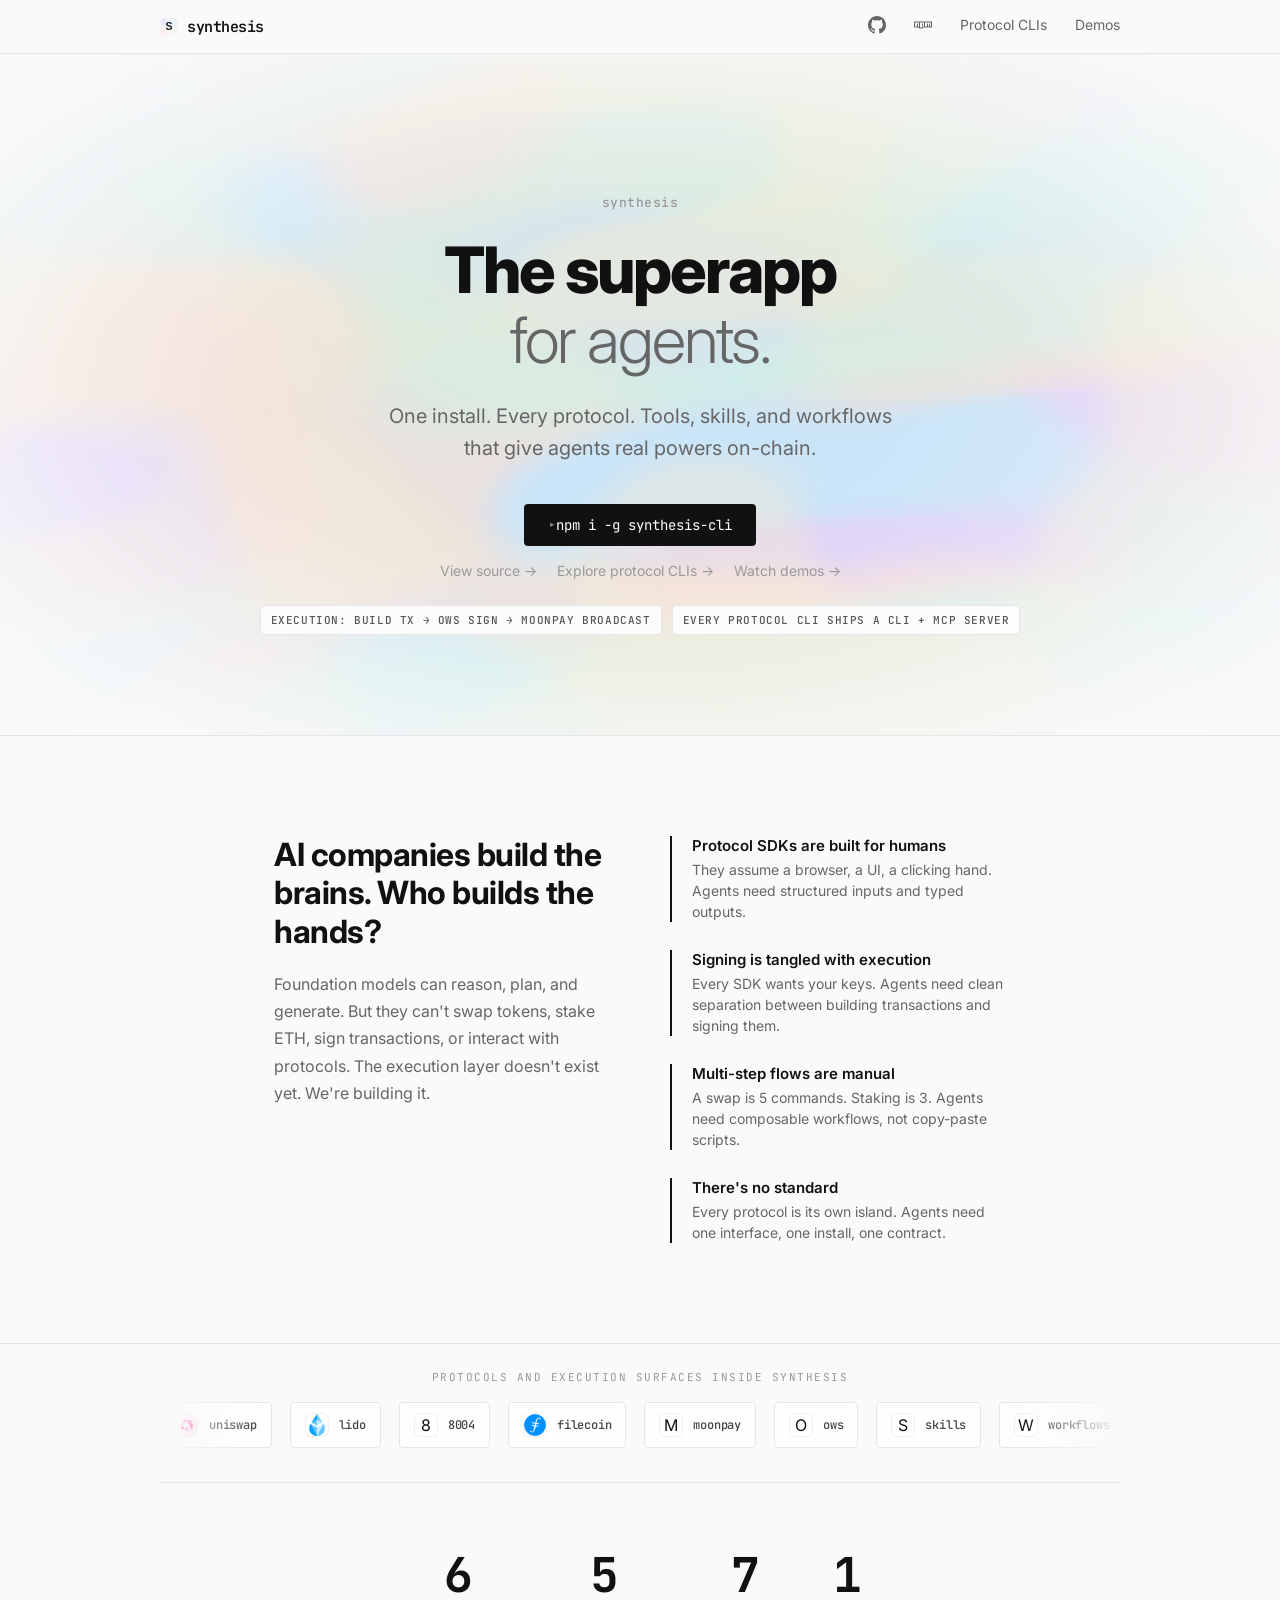
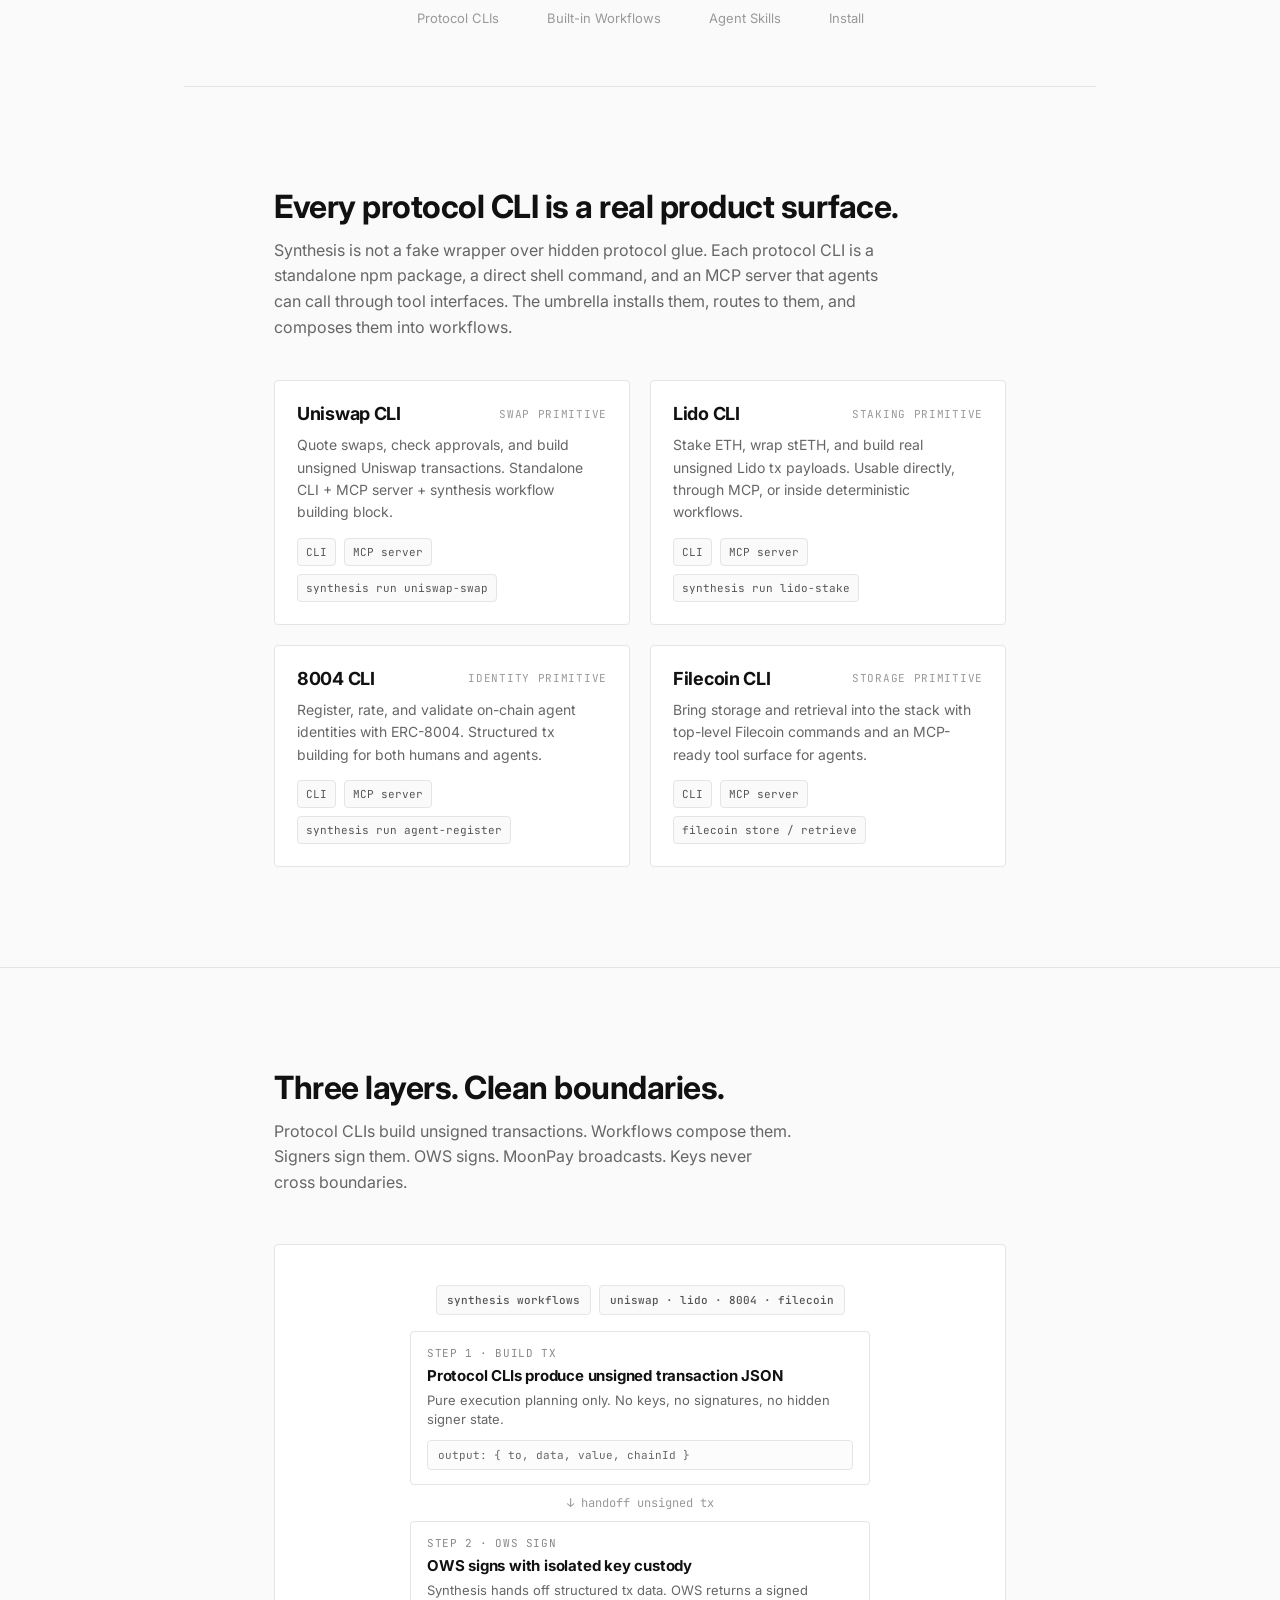
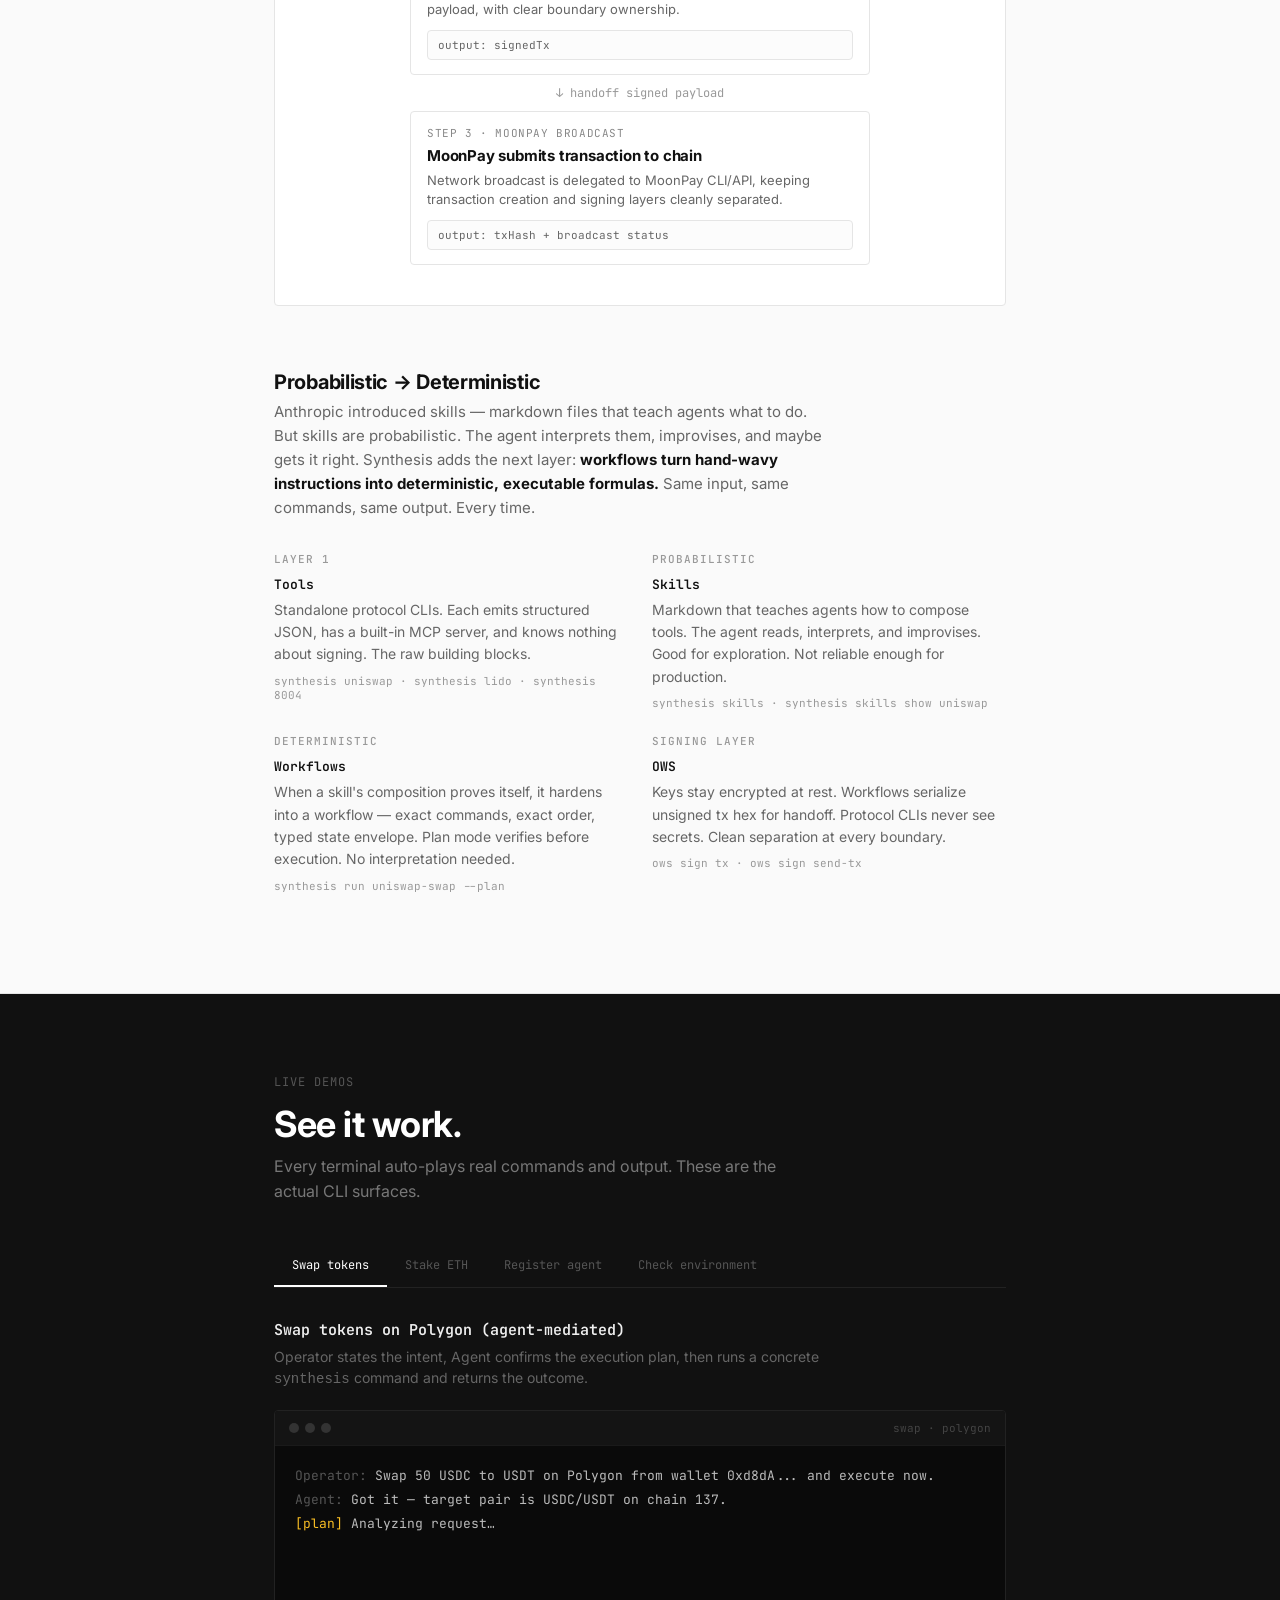
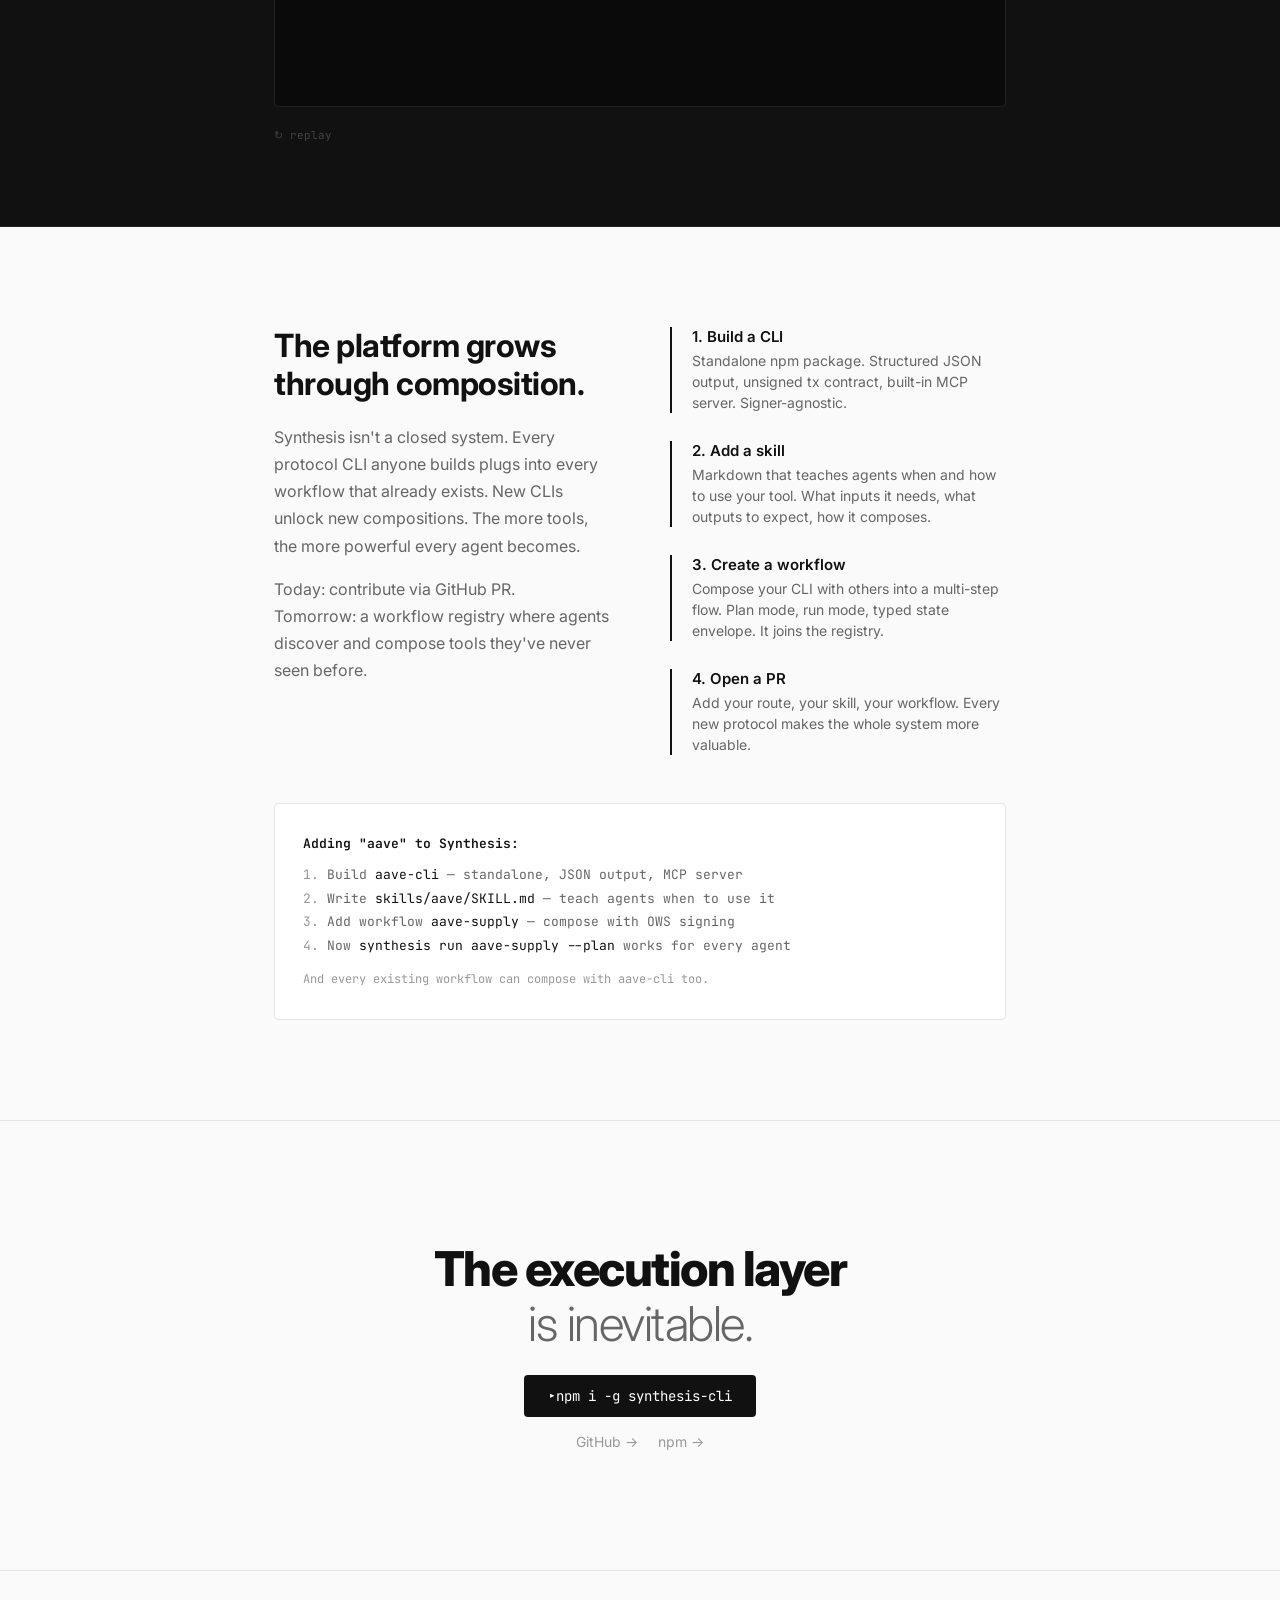
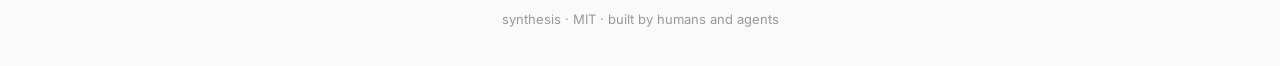
<file: index.html>
<!DOCTYPE html>
<html lang="en">
<head>
<meta charset="UTF-8">
<meta name="viewport" content="width=device-width, initial-scale=1.0">
<title>Synthesis — The Execution Layer for AI Agents</title>
<link rel="icon" type="image/png" sizes="32x32" href="./favicon-32.png">
<link rel="icon" type="image/png" sizes="64x64" href="./favicon-64.png">
<link rel="apple-touch-icon" sizes="512x512" href="./synthesis-icon-512.png">
<link rel="preconnect" href="https://fonts.googleapis.com">
<link href="https://fonts.googleapis.com/css2?family=JetBrains+Mono:wght@400;500;600&family=Inter:wght@300;400;500;600;700;800&display=swap" rel="stylesheet">
<style>
  :root {
    --bg: #fafafa;
    --bg-dark: #111;
    --surface: #fff;
    --border: #e5e5e5;
    --text: #111;
    --text-secondary: #666;
    --text-tertiary: #999;
    --accent: #0a0a0a;
    --accent-blue: #2563eb;
    --success: #16a34a;
    --mono: 'JetBrains Mono', monospace;
    --sans: 'Inter', -apple-system, system-ui, sans-serif;
  }
  * { margin: 0; padding: 0; box-sizing: border-box; }
  html { scroll-behavior: smooth; }
  body { background: var(--bg); color: var(--text); font-family: var(--sans); -webkit-font-smoothing: antialiased; }

  .container { max-width: 780px; margin: 0 auto; padding: 0 24px; }
  .container-wide { max-width: 960px; margin: 0 auto; padding: 0 24px; }
  .tag {
    display: inline-flex; align-items: center; gap: 8px;
    font-family: var(--mono); font-size: 11px; font-weight: 500;
    color: #555; letter-spacing: 0.6px; text-transform: uppercase;
    border: 1px solid var(--border); background: rgba(255,255,255,0.82);
    padding: 7px 10px; border-radius: 4px;
  }

  /* ── Nav ── */
  nav {
    position: sticky; top: 0; z-index: 100;
    background: rgba(250,250,250,0.85); backdrop-filter: blur(16px);
    border-bottom: 1px solid var(--border);
    padding: 16px 24px;
  }
  nav .inner {
    max-width: 960px; margin: 0 auto;
    display: flex; align-items: center; justify-content: space-between;
  }
  nav .logo {
    font-family: var(--mono); font-size: 15px; font-weight: 600;
    color: var(--text); text-decoration: none; letter-spacing: -0.5px;
    display: inline-flex; align-items: center; gap: 9px;
  }
  nav .logo img { width: 18px; height: 18px; display: block; }
  nav .links { display: flex; gap: 28px; }
  nav .links a {
    font-size: 14px; color: var(--text-secondary);
    text-decoration: none; transition: color 0.2s;
  }
  nav .links a:hover { color: var(--text); }

  /* ── Gradient mesh canvas ── */
  .gradient-canvas {
    position: absolute; top: 0; left: 0; width: 100%; height: 100%;
    z-index: 0; opacity: 0.45;
  }

  /* ── Hero ── */
  .hero {
    padding: 140px 24px 100px; text-align: center;
    border-bottom: 1px solid var(--border);
    position: relative; overflow: hidden;
  }
  .hero > *:not(.gradient-canvas) { position: relative; z-index: 1; }
  .hero-eyebrow {
    font-family: var(--mono); font-size: 13px; font-weight: 500;
    color: var(--text-tertiary); letter-spacing: 0.5px;
    margin-bottom: 24px;
  }
  .hero h1 {
    font-size: clamp(36px, 7vw, 64px); font-weight: 800;
    letter-spacing: -2px; line-height: 1.1;
    max-width: 700px; margin: 0 auto;
  }
  .hero h1 .thin { font-weight: 300; color: var(--text-secondary); }
  .hero .sub {
    font-size: clamp(16px, 2.5vw, 20px); color: var(--text-secondary);
    max-width: 520px; margin: 24px auto 0; line-height: 1.6; font-weight: 400;
  }
  .hero .install {
    margin-top: 40px; display: inline-flex; align-items: center; gap: 0;
    font-family: var(--mono); font-size: 14px;
    padding: 12px 24px; border-radius: 4px;
    background: var(--bg-dark); color: #fff;
    cursor: pointer; transition: all 0.2s; border: none;
  }
  .hero .install:hover { background: #333; }
  .hero .install .arrow { opacity: 0.5; }
  .hero .secondary-links {
    margin-top: 16px; display: flex; gap: 20px; justify-content: center;
  }
  .hero .secondary-links a {
    font-size: 14px; color: var(--text-tertiary);
    text-decoration: none; transition: color 0.2s;
  }
  .hero .secondary-links a:hover { color: var(--text); }

  .hero-utility {
    margin-top: 26px; display: inline-flex; gap: 10px; flex-wrap: wrap; justify-content: center;
  }
  .hero-utility a { text-decoration: none; }

  /* ── Thesis section ── */
  .thesis {
    padding: 100px 24px;
    border-bottom: 1px solid var(--border);
  }
  .thesis-grid {
    display: grid; grid-template-columns: 1fr 1fr;
    gap: 60px; align-items: start;
  }
  @media (max-width: 640px) { .thesis-grid { grid-template-columns: 1fr; gap: 40px; } }
  .thesis-left h2 {
    font-size: 32px; font-weight: 700; letter-spacing: -0.5px;
    line-height: 1.2; margin-bottom: 20px;
  }
  .thesis-left p {
    font-size: 16px; line-height: 1.7; color: var(--text-secondary);
  }
  .thesis-right {
    display: flex; flex-direction: column; gap: 28px;
  }
  .thesis-point {
    border-left: 2px solid var(--border); padding-left: 20px;
  }
  .thesis-point.active { border-left-color: var(--text); }
  .thesis-point h3 {
    font-size: 15px; font-weight: 600; margin-bottom: 4px;
  }
  .thesis-point p {
    font-size: 14px; color: var(--text-secondary); line-height: 1.5;
  }

  /* ── Terminal (dark, infrastructure feel) ── */
  .term-section {
    padding: 80px 24px;
    background: var(--bg-dark);
    border-bottom: 1px solid #222;
  }
  .term-section .section-label {
    font-family: var(--mono); font-size: 12px;
    color: #555; letter-spacing: 1px; text-transform: uppercase;
    margin-bottom: 12px;
  }
  .term-section h2 {
    font-size: clamp(24px, 4vw, 36px); font-weight: 700;
    color: #fff; letter-spacing: -0.5px; margin-bottom: 8px;
  }
  .term-section .desc {
    font-size: 16px; color: #777; line-height: 1.6;
    max-width: 520px; margin-bottom: 40px;
  }

  .term {
    width: 100%; border-radius: 4px; overflow: hidden;
    background: #0a0a0a; border: 1px solid #222;
    margin-bottom: 16px;
  }
  .term-bar {
    padding: 10px 14px; display: flex; gap: 6px; align-items: center;
    background: #141414; border-bottom: 1px solid #1a1a1a;
  }
  .term-dot { width: 10px; height: 10px; border-radius: 50%; background: #333; }
  .term-label {
    margin-left: auto; font-family: var(--mono); font-size: 11px; color: #444;
  }
  .term-body {
    padding: 18px 20px; font-family: var(--mono); font-size: 13px;
    line-height: 1.85; color: #bbb; min-height: 60px;
    height: 260px; overflow-y: auto;
  }
  .term-body .cursor {
    display: inline-block; width: 7px; height: 15px;
    background: #fff; animation: blink 1s step-end infinite;
    vertical-align: text-bottom;
  }
  @keyframes blink { 50% { opacity: 0; } }
  .t-dim { color: #555; }
  .t-cmd { color: #fff; font-weight: 600; }
  .t-flag { color: #888; }
  .t-val { color: #aaa; }
  .t-ok { color: #4ade80; }
  .t-status { color: #fbbf24; }
  .t-key { color: #888; }
  .t-str { color: #4ade80; }
  .t-num { color: #fb923c; }
  .t-prompt { color: #555; }

  .replay-btn {
    font-family: var(--mono); font-size: 11px;
    color: #444; cursor: pointer; transition: color 0.2s;
    background: none; border: none; padding: 4px 0;
  }
  .replay-btn:hover { color: #888; }

  .term-pair { margin-bottom: 48px; }
  .term-pair-label {
    font-family: var(--mono); font-size: 13px; font-weight: 600;
    color: #ddd; margin-bottom: 6px;
  }
  .term-pair-desc {
    font-size: 14px; color: #666; margin-bottom: 16px; line-height: 1.5;
  }

  /* ── Demo tabs ── */
  .demo-tabs {
    display: flex; gap: 0; border-bottom: 1px solid #222; margin-bottom: 32px;
    overflow-x: auto; -webkit-overflow-scrolling: touch;
  }
  .demo-tab {
    font-family: var(--mono); font-size: 12px;
    padding: 12px 18px; color: #555;
    cursor: pointer; transition: all 0.2s;
    border-bottom: 2px solid transparent;
    white-space: nowrap; background: none; border-top: none; border-left: none; border-right: none;
  }
  .demo-tab:hover { color: #999; }
  .demo-tab.active { color: #fff; border-bottom-color: #fff; }

  .demo-panel { display: none; }
  .demo-panel.active { display: block; }
  .demo-panel-header { margin-bottom: 20px; }
  .demo-panel-header h3 {
    font-family: var(--mono); font-size: 15px; font-weight: 600;
    color: #eee; margin-bottom: 6px;
  }
  .demo-panel-header p {
    font-size: 14px; color: #666; line-height: 1.5; max-width: 560px;
  }

  /* ── Architecture (light) ── */
  .arch-section {
    padding: 100px 24px;
    border-bottom: 1px solid var(--border);
  }
  .arch-section h2 {
    font-size: 32px; font-weight: 700; letter-spacing: -0.5px;
    margin-bottom: 12px;
  }
  .arch-section .desc {
    font-size: 16px; color: var(--text-secondary); line-height: 1.6;
    max-width: 520px; margin-bottom: 48px;
  }
  .arch-diagram {
    font-family: var(--mono); font-size: 12px; line-height: 1.8;
    padding: 32px; border-radius: 4px;
    background: #fff; border: 1px solid var(--border);
    text-align: center; color: var(--text-tertiary);
    overflow-x: auto; white-space: pre;
  }
  .arch-diagram .hl { color: var(--text); font-weight: 600; }
  .arch-diagram .ok { color: var(--success); }

  /* Responsive architecture diagram */
  .arch-visual {
    padding: 40px 24px; border-radius: 4px;
    background: #fff; border: 1px solid var(--border);
  }
  .arch-flow {
    display: flex; flex-direction: column; align-items: center; gap: 0;
    max-width: 560px; margin: 0 auto;
  }
  .arch-chip-row {
    display: flex; flex-wrap: wrap; gap: 8px; justify-content: center; margin-bottom: 16px;
  }
  .arch-chip {
    font-family: var(--mono); font-size: 11px; font-weight: 500;
    border: 1px solid var(--border); padding: 7px 10px; border-radius: 4px; color: #555;
    background: #fafafa;
  }
  .arch-step {
    width: min(100%, 460px);
    border: 1px solid var(--border); border-radius: 4px;
    padding: 14px 16px; background: #fff;
  }
  .arch-step .k {
    font-family: var(--mono); font-size: 11px; text-transform: uppercase; letter-spacing: 0.6px; color: #888; margin-bottom: 6px;
  }
  .arch-step h4 { font-size: 15px; letter-spacing: -0.2px; margin-bottom: 6px; }
  .arch-step p { font-size: 13px; color: var(--text-secondary); line-height: 1.5; }
  .arch-arrow {
    font-family: var(--mono); color: #999; font-size: 12px; padding: 10px 0;
  }
  .arch-io {
    font-family: var(--mono); font-size: 11px; color: #666;
    background: #fcfcfc; border: 1px solid var(--border); border-radius: 4px;
    padding: 7px 10px; margin-top: 10px;
  }

  .layer-grid {
    display: grid;
    grid-template-columns: repeat(2, minmax(0, 1fr));
    gap: 24px;
    margin-top: 48px;
  }
  @media (max-width: 780px) {
    .layer-grid {
      grid-template-columns: 1fr;
    }
  }
  .layer-card { }
  .layer-card h3 {
    font-family: var(--mono); font-size: 13px; font-weight: 600;
    margin-bottom: 6px;
  }
  .layer-card p {
    font-size: 14px; color: var(--text-secondary); line-height: 1.6;
  }
  .layer-card .hint {
    font-family: var(--mono); font-size: 11px; color: var(--text-tertiary);
    margin-top: 8px;
  }

  /* ── Logo rail ── */
  .logo-rail-wrap {
    padding: 26px 0 34px;
    border-bottom: 1px solid var(--border);
    overflow: hidden;
  }
  .logo-rail-label {
    text-align: center;
    font-family: var(--mono);
    font-size: 11px;
    color: var(--text-tertiary);
    letter-spacing: 1.5px;
    text-transform: uppercase;
    margin-bottom: 18px;
  }
  .logo-rail {
    width: 100%;
    overflow: hidden;
    position: relative;
    mask-image: linear-gradient(to right, transparent, black 10%, black 90%, transparent);
    -webkit-mask-image: linear-gradient(to right, transparent, black 10%, black 90%, transparent);
  }
  .logo-track {
    display: flex;
    width: max-content;
    gap: 18px;
    animation: logoSlide 26s linear infinite;
  }
  @keyframes logoSlide {
    from { transform: translateX(0); }
    to { transform: translateX(-50%); }
  }
  .logo-chip {
    display: inline-flex;
    align-items: center;
    gap: 10px;
    padding: 10px 14px;
    border: 1px solid var(--border);
    border-radius: 4px;
    background: rgba(255,255,255,0.72);
    white-space: nowrap;
    flex: 0 0 auto;
  }
  .logo-mark {
    width: 24px;
    height: 24px;
    border-radius: 6px;
    display: grid;
    place-items: center;
    overflow: hidden;
    background: #fff;
    border: 1px solid rgba(0,0,0,0.06);
    flex: 0 0 auto;
  }
  .logo-mark img {
    width: 100%;
    height: 100%;
    object-fit: cover;
    display: block;
  }
  .logo-name {
    font-family: var(--mono);
    font-size: 12px;
    font-weight: 500;
    color: #444;
    letter-spacing: -0.2px;
  }

  /* ── Numbers ── */
  .numbers {
    display: flex; gap: 48px; flex-wrap: wrap;
    padding: 60px 0; border-bottom: 1px solid var(--border);
    justify-content: center;
  }
  .numbers .n { text-align: center; }
  .numbers .n-val {
    font-family: var(--mono); font-size: 48px; font-weight: 700;
    letter-spacing: -2px;
  }
  .numbers .n-label {
    font-size: 13px; color: var(--text-tertiary); margin-top: 4px;
  }

  /* ── Child CLI cards ── */
  .child-section {
    padding: 100px 24px;
    border-bottom: 1px solid var(--border);
  }
  .child-section h2 {
    font-size: 32px; font-weight: 700; letter-spacing: -0.5px;
    margin-bottom: 12px;
  }
  .child-section .desc {
    font-size: 16px; color: var(--text-secondary); line-height: 1.6;
    max-width: 620px; margin-bottom: 40px;
  }
  .child-grid {
    display: grid; grid-template-columns: repeat(2, minmax(0, 1fr)); gap: 20px;
  }
  .child-card {
    display: block; text-decoration: none; color: inherit;
    border: 1px solid var(--border); border-radius: 4px; background: #fff;
    padding: 22px; transition: transform 0.15s ease, box-shadow 0.15s ease, border-color 0.15s ease;
  }
  .child-card:hover {
    transform: translateY(-1px);
    box-shadow: 0 8px 24px rgba(0,0,0,0.04);
    border-color: #d4d4d4;
  }
  .child-card-top { display:flex; align-items:center; justify-content:space-between; gap:12px; margin-bottom:10px; }
  .child-card h3 { font-size: 18px; letter-spacing: -0.3px; }
  .child-card .meta { font-family: var(--mono); font-size: 11px; color: var(--text-tertiary); text-transform: uppercase; letter-spacing: 0.7px; }
  .child-card p { font-size: 14px; color: var(--text-secondary); line-height: 1.6; margin-bottom: 14px; }
  .child-card .chips { display:flex; gap:8px; flex-wrap:wrap; }
  .child-card .chip { font-family: var(--mono); font-size: 11px; color:#555; border:1px solid var(--border); background:#fafafa; padding:6px 8px; border-radius:4px; }
  @media (max-width: 720px) { .child-grid { grid-template-columns: 1fr; } }

  /* ── CTA ── */
  .cta {
    padding: 120px 24px; text-align: center;
    border-bottom: 1px solid var(--border);
  }
  .cta h2 {
    font-size: clamp(28px, 5vw, 48px); font-weight: 800;
    letter-spacing: -1.5px; line-height: 1.15; margin-bottom: 24px;
  }
  .cta h2 .thin { font-weight: 300; color: var(--text-secondary); }
  .cta .install {
    display: inline-flex; align-items: center; gap: 0;
    font-family: var(--mono); font-size: 14px;
    padding: 12px 24px; border-radius: 4px;
    background: var(--bg-dark); color: #fff;
    cursor: pointer; border: none; transition: background 0.2s;
  }
  .cta .install:hover { background: #333; }
  .cta .links {
    margin-top: 16px; display: flex; gap: 20px; justify-content: center;
  }
  .cta .links a {
    font-size: 14px; color: var(--text-tertiary);
    text-decoration: none;
  }
  .cta .links a:hover { color: var(--text); }

  /* ── Footer ── */
  footer {
    padding: 40px 24px; text-align: center;
    font-size: 13px; color: var(--text-tertiary);
  }
</style>
</head>
<body>

<nav>
  <div class="inner">
    <a href="#" class="logo"><img src="./synthesis-icon-simple-centered.svg" alt="Synthesis mark">synthesis</a>
    <div class="links">
      <a href="https://github.com/winstain/synthesis-cli" title="GitHub"><svg width="18" height="18" viewBox="0 0 24 24" fill="currentColor"><path d="M12 0C5.37 0 0 5.37 0 12c0 5.31 3.435 9.795 8.205 11.385.6.105.825-.255.825-.57 0-.285-.015-1.23-.015-2.235-3.015.555-3.795-.735-4.035-1.41-.135-.345-.72-1.41-1.23-1.695-.42-.225-1.02-.78-.015-.795.945-.015 1.62.87 1.845 1.23 1.08 1.815 2.805 1.305 3.495.99.105-.78.42-1.305.765-1.605-2.67-.3-5.46-1.335-5.46-5.925 0-1.305.465-2.385 1.23-3.225-.12-.3-.54-1.53.12-3.18 0 0 1.005-.315 3.3 1.23.96-.27 1.98-.405 3-.405s2.04.135 3 .405c2.295-1.56 3.3-1.23 3.3-1.23.66 1.65.24 2.88.12 3.18.765.84 1.23 1.905 1.23 3.225 0 4.605-2.805 5.625-5.475 5.925.435.375.81 1.095.81 2.22 0 1.605-.015 2.895-.015 3.3 0 .315.225.69.825.57A12.02 12.02 0 0024 12c0-6.63-5.37-12-12-12z"/></svg></a>
      <a href="https://www.npmjs.com/package/synthesis-cli" title="npm"><svg width="18" height="18" viewBox="0 0 24 24" fill="currentColor"><path d="M0 7.334v8h6.666v1.332H12v-1.332h12v-8H0zm6.666 6.664H5.334v-4H3.999v4H1.335V8.667h5.331v5.331zm4 0v1.336H8.001V8.667h5.334v5.331h-2.669zm12.001 0h-1.33v-4h-1.336v4h-1.335v-4h-1.33v4h-2.671V8.667h8.002v5.331zM10.665 10H12v2.667h-1.335V10z"/></svg></a>
      <a href="#child-clis">Protocol CLIs</a>
      <a href="#demos">Demos</a>
    </div>
  </div>
</nav>

<!-- ═══ HERO ═══ -->
<div class="hero">
  <canvas class="gradient-canvas" id="gradient-canvas"></canvas>
  <div class="hero-eyebrow">synthesis</div>
  <h1>The superapp<br><span class="thin">for agents.</span></h1>
  <p class="sub">
    One install. Every protocol. Tools, skills, and workflows that give agents
    real powers on-chain.
  </p>
  <button class="install" onclick="navigator.clipboard.writeText('npm i -g synthesis-cli')">
    <span class="arrow">▸</span> npm i -g synthesis-cli
  </button>
  <div class="secondary-links">
    <a href="https://github.com/winstain/synthesis-cli">View source →</a>
    <a href="#child-clis">Explore protocol CLIs →</a>
    <a href="#demos">Watch demos →</a>
  </div>
  <div class="hero-utility">
    <span class="tag">Execution: Build tx → OWS sign → MoonPay broadcast</span>
    <span class="tag">Every protocol CLI ships a CLI + MCP server</span>
  </div>
</div>

<!-- ═══ THESIS ═══ -->
<div class="thesis">
  <div class="container">
    <div class="thesis-grid">
      <div class="thesis-left">
        <h2>AI companies build the brains. Who builds the hands?</h2>
        <p>
          Foundation models can reason, plan, and generate. But they can't swap tokens, 
          stake ETH, sign transactions, or interact with protocols. The execution layer 
          doesn't exist yet. We're building it.
        </p>
      </div>
      <div class="thesis-right">
        <div class="thesis-point active">
          <h3>Protocol SDKs are built for humans</h3>
          <p>They assume a browser, a UI, a clicking hand. Agents need structured inputs and typed outputs.</p>
        </div>
        <div class="thesis-point active">
          <h3>Signing is tangled with execution</h3>
          <p>Every SDK wants your keys. Agents need clean separation between building transactions and signing them.</p>
        </div>
        <div class="thesis-point active">
          <h3>Multi-step flows are manual</h3>
          <p>A swap is 5 commands. Staking is 3. Agents need composable workflows, not copy-paste scripts.</p>
        </div>
        <div class="thesis-point active">
          <h3>There's no standard</h3>
          <p>Every protocol is its own island. Agents need one interface, one install, one contract.</p>
        </div>
      </div>
    </div>
  </div>
</div>

<!-- ═══ LOGO RAIL ═══ -->
<div class="container-wide logo-rail-wrap">
  <div class="logo-rail-label">Protocols and execution surfaces inside Synthesis</div>
  <div class="logo-rail">
    <div class="logo-track">
      <div class="logo-chip"><span class="logo-mark"><img src="/logos/uniswap.png" alt="Uniswap"></span><span class="logo-name">uniswap</span></div>
      <div class="logo-chip"><span class="logo-mark"><img src="/logos/lido.png" alt="Lido"></span><span class="logo-name">lido</span></div>
      <div class="logo-chip"><span class="logo-mark">8</span><span class="logo-name">8004</span></div>
      <div class="logo-chip"><span class="logo-mark"><img src="/logos/filecoin.png" alt="Filecoin"></span><span class="logo-name">filecoin</span></div>
      <div class="logo-chip"><span class="logo-mark">M</span><span class="logo-name">moonpay</span></div>
      <div class="logo-chip"><span class="logo-mark">O</span><span class="logo-name">ows</span></div>
      <div class="logo-chip"><span class="logo-mark">S</span><span class="logo-name">skills</span></div>
      <div class="logo-chip"><span class="logo-mark">W</span><span class="logo-name">workflows</span></div>
      <div class="logo-chip"><span class="logo-mark"><img src="/logos/uniswap.png" alt="Uniswap"></span><span class="logo-name">uniswap</span></div>
      <div class="logo-chip"><span class="logo-mark"><img src="/logos/lido.png" alt="Lido"></span><span class="logo-name">lido</span></div>
      <div class="logo-chip"><span class="logo-mark">8</span><span class="logo-name">8004</span></div>
      <div class="logo-chip"><span class="logo-mark"><img src="/logos/filecoin.png" alt="Filecoin"></span><span class="logo-name">filecoin</span></div>
      <div class="logo-chip"><span class="logo-mark">M</span><span class="logo-name">moonpay</span></div>
      <div class="logo-chip"><span class="logo-mark">O</span><span class="logo-name">ows</span></div>
      <div class="logo-chip"><span class="logo-mark">S</span><span class="logo-name">skills</span></div>
      <div class="logo-chip"><span class="logo-mark">W</span><span class="logo-name">workflows</span></div>
    </div>
  </div>
</div>

<!-- ═══ NUMBERS ═══ -->
<div class="container-wide">
  <div class="numbers">
    <div class="n"><div class="n-val">6</div><div class="n-label">Protocol CLIs</div></div>
    <div class="n"><div class="n-val">5</div><div class="n-label">Built-in Workflows</div></div>
    <div class="n"><div class="n-val">7</div><div class="n-label">Agent Skills</div></div>
    <div class="n"><div class="n-val">1</div><div class="n-label">Install</div></div>
  </div>
</div>

<!-- ═══ CHILD CLIS ═══ -->
<div class="child-section" id="child-clis">
  <div class="container">
    <h2>Every protocol CLI is a real product surface.</h2>
    <p class="desc">
      Synthesis is not a fake wrapper over hidden protocol glue. Each protocol CLI is a standalone npm package,
      a direct shell command, and an MCP server that agents can call through tool interfaces. The umbrella installs them,
      routes to them, and composes them into workflows.
    </p>
    <div class="child-grid">
      <a class="child-card" href="/clis/uniswap.html">
        <div class="child-card-top"><h3>Uniswap CLI</h3><div class="meta">swap primitive</div></div>
        <p>Quote swaps, check approvals, and build unsigned Uniswap transactions. Standalone CLI + MCP server + synthesis workflow building block.</p>
        <div class="chips"><span class="chip">CLI</span><span class="chip">MCP server</span><span class="chip">synthesis run uniswap-swap</span></div>
      </a>
      <a class="child-card" href="/clis/lido.html">
        <div class="child-card-top"><h3>Lido CLI</h3><div class="meta">staking primitive</div></div>
        <p>Stake ETH, wrap stETH, and build real unsigned Lido tx payloads. Usable directly, through MCP, or inside deterministic workflows.</p>
        <div class="chips"><span class="chip">CLI</span><span class="chip">MCP server</span><span class="chip">synthesis run lido-stake</span></div>
      </a>
      <a class="child-card" href="/clis/8004.html">
        <div class="child-card-top"><h3>8004 CLI</h3><div class="meta">identity primitive</div></div>
        <p>Register, rate, and validate on-chain agent identities with ERC-8004. Structured tx building for both humans and agents.</p>
        <div class="chips"><span class="chip">CLI</span><span class="chip">MCP server</span><span class="chip">synthesis run agent-register</span></div>
      </a>
      <a class="child-card" href="/clis/filecoin.html">
        <div class="child-card-top"><h3>Filecoin CLI</h3><div class="meta">storage primitive</div></div>
        <p>Bring storage and retrieval into the stack with top-level Filecoin commands and an MCP-ready tool surface for agents.</p>
        <div class="chips"><span class="chip">CLI</span><span class="chip">MCP server</span><span class="chip">filecoin store / retrieve</span></div>
      </a>
    </div>
  </div>
</div>

<!-- ═══ ARCHITECTURE ═══ -->
<div class="arch-section">
  <div class="container">
    <h2>Three layers. Clean boundaries.</h2>
    <p class="desc">
      Protocol CLIs build unsigned transactions. Workflows compose them.
      Signers sign them. OWS signs. MoonPay broadcasts. Keys never cross boundaries.
    </p>

    <div class="arch-visual">
      <div class="arch-flow">
        <div class="arch-chip-row">
          <div class="arch-chip">synthesis workflows</div>
          <div class="arch-chip">uniswap · lido · 8004 · filecoin</div>
        </div>

        <div class="arch-step">
          <div class="k">Step 1 · Build tx</div>
          <h4>Protocol CLIs produce unsigned transaction JSON</h4>
          <p>Pure execution planning only. No keys, no signatures, no hidden signer state.</p>
          <div class="arch-io">output: { to, data, value, chainId }</div>
        </div>

        <div class="arch-arrow">↓ handoff unsigned tx</div>

        <div class="arch-step">
          <div class="k">Step 2 · OWS sign</div>
          <h4>OWS signs with isolated key custody</h4>
          <p>Synthesis hands off structured tx data. OWS returns a signed payload, with clear boundary ownership.</p>
          <div class="arch-io">output: signedTx</div>
        </div>

        <div class="arch-arrow">↓ handoff signed payload</div>

        <div class="arch-step">
          <div class="k">Step 3 · MoonPay broadcast</div>
          <h4>MoonPay submits transaction to chain</h4>
          <p>Network broadcast is delegated to MoonPay CLI/API, keeping transaction creation and signing layers cleanly separated.</p>
          <div class="arch-io">output: txHash + broadcast status</div>
        </div>
      </div>
    </div>

    <div style="margin-top: 64px; margin-bottom: 16px;">
      <h3 style="font-size: 20px; font-weight: 700; letter-spacing: -0.3px; margin-bottom: 6px;">Probabilistic → Deterministic</h3>
      <p style="font-size: 15px; color: var(--text-secondary); line-height: 1.6; max-width: 560px;">Anthropic introduced skills — markdown files that teach agents what to do. But skills are probabilistic. The agent interprets them, improvises, and maybe gets it right. Synthesis adds the next layer: <strong style="color: var(--text);">workflows turn hand-wavy instructions into deterministic, executable formulas.</strong> Same input, same commands, same output. Every time.</p>
    </div>

    <div class="layer-grid" style="margin-top: 32px;">
      <div class="layer-card">
        <h3 style="color: var(--text-tertiary); font-size: 11px; letter-spacing: 1px; text-transform: uppercase; margin-bottom: 10px; font-weight: 500;">Layer 1</h3>
        <h3>Tools</h3>
        <p>Standalone protocol CLIs. Each emits structured JSON, has a built-in MCP server, and knows nothing about signing. The raw building blocks.</p>
        <div class="hint">synthesis uniswap · synthesis lido · synthesis 8004</div>
      </div>
      <div class="layer-card">
        <h3 style="color: var(--text-tertiary); font-size: 11px; letter-spacing: 1px; text-transform: uppercase; margin-bottom: 10px; font-weight: 500;">Probabilistic</h3>
        <h3>Skills</h3>
        <p>Markdown that teaches agents how to compose tools. The agent reads, interprets, and improvises. Good for exploration. Not reliable enough for production.</p>
        <div class="hint">synthesis skills · synthesis skills show uniswap</div>
      </div>
      <div class="layer-card">
        <h3 style="color: var(--text-tertiary); font-size: 11px; letter-spacing: 1px; text-transform: uppercase; margin-bottom: 10px; font-weight: 500;">Deterministic</h3>
        <h3>Workflows</h3>
        <p>When a skill's composition proves itself, it hardens into a workflow — exact commands, exact order, typed state envelope. Plan mode verifies before execution. No interpretation needed.</p>
        <div class="hint">synthesis run uniswap-swap --plan</div>
      </div>
      <div class="layer-card">
        <h3 style="color: var(--text-tertiary); font-size: 11px; letter-spacing: 1px; text-transform: uppercase; margin-bottom: 10px; font-weight: 500;">Signing Layer</h3>
        <h3>OWS</h3>
        <p>Keys stay encrypted at rest. Workflows serialize unsigned tx hex for handoff. Protocol CLIs never see secrets. Clean separation at every boundary.</p>
        <div class="hint">ows sign tx · ows sign send-tx</div>
      </div>
    </div>
  </div>
</div>

<!-- ═══ DEMOS ═══ -->
<div class="term-section" id="demos">
  <div class="container">
    <div class="section-label">Live demos</div>
    <h2>See it work.</h2>
    <p class="desc">Every terminal auto-plays real commands and output. These are the actual CLI surfaces.</p>

    <div class="demo-tabs">
      <button class="demo-tab active" onclick="switchDemo('swap-tokens', this)">Swap tokens</button>
      <button class="demo-tab" onclick="switchDemo('stake-eth', this)">Stake ETH</button>
      <button class="demo-tab" onclick="switchDemo('register-agent', this)">Register agent</button>
      <button class="demo-tab" onclick="switchDemo('check-environment', this)">Check environment</button>
    </div>

    <div class="demo-panel active" data-demo="swap-tokens">
      <div class="demo-panel-header">
        <h3>Swap tokens on Polygon (agent-mediated)</h3>
        <p>Operator states the intent, Agent confirms the execution plan, then runs a concrete <code>synthesis</code> command and returns the outcome.</p>
      </div>
      <div class="term" id="demo-swap-tokens">
        <div class="term-bar"><div class="term-dot"></div><div class="term-dot"></div><div class="term-dot"></div><span class="term-label">swap · polygon</span></div>
        <div class="term-body"></div>
      </div>
      <button class="replay-btn" onclick="replayDemo('swap-tokens')">↻ replay</button>
    </div>

    <div class="demo-panel" data-demo="stake-eth">
      <div class="demo-panel-header">
        <h3>Stake ETH with Lido workflow</h3>
        <p>Same terminal pattern: operator intent, Agent orchestration message, command execution, and concise result.</p>
      </div>
      <div class="term" id="demo-stake-eth">
        <div class="term-bar"><div class="term-dot"></div><div class="term-dot"></div><div class="term-dot"></div><span class="term-label">stake · mainnet</span></div>
        <div class="term-body"></div>
      </div>
      <button class="replay-btn" onclick="replayDemo('stake-eth')">↻ replay</button>
    </div>

    <div class="demo-panel" data-demo="register-agent">
      <div class="demo-panel-header">
        <h3>Register on-chain agent identity</h3>
        <p>The Agent coordinates an ERC-8004 registration flow from plain operator intent to transaction output.</p>
      </div>
      <div class="term" id="demo-register-agent">
        <div class="term-bar"><div class="term-dot"></div><div class="term-dot"></div><div class="term-dot"></div><span class="term-label">erc-8004</span></div>
        <div class="term-body"></div>
      </div>
      <button class="replay-btn" onclick="replayDemo('register-agent')">↻ replay</button>
    </div>

    <div class="demo-panel" data-demo="check-environment">
      <div class="demo-panel-header">
        <h3>Check environment health before execution</h3>
        <p>Agent runs an environment check and reports protocol/CLI readiness in a compact terminal transcript.</p>
      </div>
      <div class="term" id="demo-check-environment">
        <div class="term-bar"><div class="term-dot"></div><div class="term-dot"></div><div class="term-dot"></div><span class="term-label">environment</span></div>
        <div class="term-body"></div>
      </div>
      <button class="replay-btn" onclick="replayDemo('check-environment')">↻ replay</button>
    </div>
  </div>
</div>

<!-- ═══ ECOSYSTEM ═══ -->
<div class="thesis" style="border-bottom: 1px solid var(--border);">
  <div class="container">
    <div class="thesis-grid">
      <div class="thesis-left">
        <h2>The platform grows through composition.</h2>
        <p>
          Synthesis isn't a closed system. Every protocol CLI anyone builds plugs into
          every workflow that already exists. New CLIs unlock new compositions.
          The more tools, the more powerful every agent becomes.
        </p>
        <p style="margin-top: 16px; color: var(--text-secondary);">
          Today: contribute via GitHub PR.<br>
          Tomorrow: a workflow registry where agents discover and compose tools they've never seen before.
        </p>
      </div>
      <div class="thesis-right">
        <div class="thesis-point active">
          <h3>1. Build a CLI</h3>
          <p>Standalone npm package. Structured JSON output, unsigned tx contract, built-in MCP server. Signer-agnostic.</p>
        </div>
        <div class="thesis-point active">
          <h3>2. Add a skill</h3>
          <p>Markdown that teaches agents when and how to use your tool. What inputs it needs, what outputs to expect, how it composes.</p>
        </div>
        <div class="thesis-point active">
          <h3>3. Create a workflow</h3>
          <p>Compose your CLI with others into a multi-step flow. Plan mode, run mode, typed state envelope. It joins the registry.</p>
        </div>
        <div class="thesis-point active">
          <h3>4. Open a PR</h3>
          <p>Add your route, your skill, your workflow. Every new protocol makes the whole system more valuable.</p>
        </div>
      </div>
    </div>

    <div style="margin-top: 48px; padding: 28px; background: #fff; border: 1px solid var(--border); border-radius: 4px; font-family: var(--mono); font-size: 13px; line-height: 1.8; color: var(--text-secondary);">
      <div style="font-weight: 600; color: var(--text); margin-bottom: 8px;">Adding "aave" to Synthesis:</div>
      <div><span style="color: var(--text-tertiary);">1.</span> Build <span style="color: var(--text);">aave-cli</span> — standalone, JSON output, MCP server</div>
      <div><span style="color: var(--text-tertiary);">2.</span> Write <span style="color: var(--text);">skills/aave/SKILL.md</span> — teach agents when to use it</div>
      <div><span style="color: var(--text-tertiary);">3.</span> Add workflow <span style="color: var(--text);">aave-supply</span> — compose with OWS signing</div>
      <div><span style="color: var(--text-tertiary);">4.</span> Now <span style="color: var(--text);">synthesis run aave-supply --plan</span> works for every agent</div>
      <div style="margin-top: 12px; color: var(--text-tertiary); font-size: 12px;">
        And every existing workflow can compose with aave-cli too.
      </div>
    </div>
  </div>
</div>

<!-- ═══ CTA ═══ -->
<div class="cta">
  <h2>The execution layer<br><span class="thin">is inevitable.</span></h2>
  <button class="install" onclick="navigator.clipboard.writeText('npm i -g synthesis-cli')">
    <span>▸</span> npm i -g synthesis-cli
  </button>
  <div class="links">
    <a href="https://github.com/winstain/synthesis-cli">GitHub →</a>
    <a href="https://www.npmjs.com/package/synthesis-cli">npm →</a>
  </div>
</div>

<footer>
  synthesis · MIT · built by humans and agents
</footer>

<script>
const DEMOS = {
  'swap-tokens': {
    el: 'demo-swap-tokens',
    script: [
      { type: 'out', text: '<span class="t-dim">Operator:</span> Swap 50 USDC to USDT on Polygon from wallet 0xd8dA... and execute now.', pause: 220 },
      { type: 'out', text: '<span class="t-dim">Agent:</span> Got it — target pair is USDC/USDT on chain 137.', pause: 210 },
      { type: 'out', text: '<span class="t-status">[plan]</span> Analyzing request…', pause: 220 },
      { type: 'out', text: '<span class="t-status">[plan]</span> Selecting workflow <span class="t-dim">uniswap-swap</span> with 30 bps slippage guard.', pause: 240 },
      { type: 'out', text: '<span class="t-status">[execute]</span> Executing via Synthesis…', pause: 210 },
      { type: 'blank' },
      { type: 'cmd', text: '$ synthesis run uniswap-swap --chain-id 137 --wallet 0xd8dA... --token-in 0x2791Bca1f2de4661ED88A30C99A7a9449Aa84174 --token-out 0xc2132D05D31c914a87C6611C10748AEb04B58e8F --amount-in 50 --slippage-bps 30', delay: 9 },
      { type: 'blank' },
      { type: 'out', text: '  <span class="t-ok">✓</span> quote locked: 50.00 USDC → 49.96 USDT', pause: 170 },
      { type: 'out', text: '  <span class="t-status">[sign]</span> requesting OWS signature…', pause: 180 },
      { type: 'out', text: '  <span class="t-ok">✓</span> signature complete', pause: 170 },
      { type: 'out', text: '  <span class="t-status">[broadcast]</span> submitting via MoonPay…', pause: 170 },
      { type: 'out', text: '  <span class="t-ok">✓</span> broadcast accepted', pause: 170 },
      { type: 'out', text: '  <span class="t-dim">txHash:</span> <span class="t-str">0x7c2e...4a1b</span>', pause: 100 }
    ]
  },
  'stake-eth': {
    el: 'demo-stake-eth',
    script: [
      { type: 'out', text: '<span class="t-dim">Operator:</span> Stake 1.25 ETH through Lido for wallet 0xd8dA....', pause: 220 },
      { type: 'out', text: '<span class="t-dim">Agent:</span> I will route this through the deterministic <span class="t-dim">lido-stake</span> workflow.', pause: 220 },
      { type: 'out', text: '<span class="t-status">[plan]</span> Checking amount + chain constraints…', pause: 220 },
      { type: 'out', text: '<span class="t-status">[execute]</span> Building unsigned stake transaction…', pause: 220 },
      { type: 'blank' },
      { type: 'cmd', text: '$ synthesis run lido-stake --amount-eth 1.25 --chain-id 1 --wallet 0xd8dA... --ref lido-mainnet', delay: 14 },
      { type: 'blank' },
      { type: 'out', text: '  <span class="t-ok">✓</span> unsigned tx built', pause: 160 },
      { type: 'out', text: '  <span class="t-status">[sign]</span> sending payload to OWS…', pause: 170 },
      { type: 'out', text: '  <span class="t-ok">✓</span> OWS signature complete', pause: 160 },
      { type: 'out', text: '  <span class="t-status">[broadcast]</span> pushing to network…', pause: 170 },
      { type: 'out', text: '  <span class="t-ok">✓</span> broadcast submitted', pause: 160 },
      { type: 'out', text: '  <span class="t-dim">receipt:</span> <span class="t-str">0x91ad...bb04</span>', pause: 100 }
    ]
  },
  'register-agent': {
    el: 'demo-register-agent',
    script: [
      { type: 'out', text: '<span class="t-dim">Operator:</span> Register a new agent identity named ops-bot on mainnet.', pause: 220 },
      { type: 'out', text: '<span class="t-dim">Agent:</span> I’ll use the ERC-8004 registration workflow with your metadata URI.', pause: 220 },
      { type: 'out', text: '<span class="t-status">[plan]</span> Validating name + URI format…', pause: 220 },
      { type: 'out', text: '<span class="t-status">[execute]</span> Preparing registerAgent transaction…', pause: 230 },
      { type: 'blank' },
      { type: 'cmd', text: '$ synthesis run agent-register --name ops-bot --uri https://agent.example/ops-bot.json --chain-id 1 --wallet 0xd8dA... --standard erc8004', delay: 12 },
      { type: 'blank' },
      { type: 'out', text: '  <span class="t-ok">✓</span> registration payload validated', pause: 160 },
      { type: 'out', text: '  <span class="t-ok">✓</span> unsigned tx generated (8004)', pause: 160 },
      { type: 'out', text: '  <span class="t-status">[sign]</span> awaiting signature…', pause: 160 },
      { type: 'out', text: '  <span class="t-status">[broadcast]</span> publishing transaction…', pause: 160 },
      { type: 'out', text: '  <span class="t-ok">✓</span> confirmed in mempool', pause: 160 },
      { type: 'out', text: '  <span class="t-dim">agentId:</span> <span class="t-str">8004:1:0x4f2a...12ce</span>', pause: 100 }
    ]
  },
  'check-environment': {
    el: 'demo-check-environment',
    script: [
      { type: 'out', text: '<span class="t-dim">Operator:</span> Before we run anything, confirm the environment is healthy.', pause: 220 },
      { type: 'out', text: '<span class="t-dim">Agent:</span> I’ll run diagnostics and report if execution/sign/broadcast is ready.', pause: 230 },
      { type: 'out', text: '<span class="t-status">[plan]</span> Analyzing toolchain + signer connectivity…', pause: 220 },
      { type: 'out', text: '<span class="t-status">[execute]</span> Running system check…', pause: 210 },
      { type: 'blank' },
      { type: 'cmd', text: '$ synthesis doctor --checks protocols,ows,network --format table', delay: 20 },
      { type: 'blank' },
      { type: 'out', text: '  <span class="t-ok">✓ pass</span> uniswap-cli   <span class="t-dim">v1.2.0</span>', pause: 110 },
      { type: 'out', text: '  <span class="t-ok">✓ pass</span> lido-cli      <span class="t-dim">v1.2.0</span>', pause: 110 },
      { type: 'out', text: '  <span class="t-ok">✓ pass</span> ows signer    <span class="t-dim">reachable</span>', pause: 110 },
      { type: 'out', text: '  <span class="t-ok">✓ pass</span> moonpay relay <span class="t-dim">healthy</span>', pause: 110 },
      { type: 'blank' },
      { type: 'out', text: '  <span class="t-dim">summary:</span> <span class="t-ok">ready for plan → sign → broadcast</span>', pause: 90 }
    ]
  }
};

class TermDemo {
  constructor(id, script) {
    this.el = document.querySelector(`#${id} .term-body`);
    this.script = script;
    this.running = false;
    this.abortCtrl = null;
  }
  async play() {
    if (this.running && this.abortCtrl) this.abortCtrl.abort();
    this.abortCtrl = new AbortController();
    this.running = true;
    this.el.innerHTML = '';
    const signal = this.abortCtrl.signal;
    for (const line of this.script) {
      if (signal.aborted) return;
      if (line.type === 'blank') {
        this.el.innerHTML += '<br>';
        await this.wait(50, signal);
        continue;
      }
      if (line.type === 'out') {
        await this.wait(line.pause || 100, signal);
        if (signal.aborted) return;
        this.el.innerHTML += `<div>${line.text}</div>`;
        this.el.scrollTop = this.el.scrollHeight;
        continue;
      }
      if (line.type === 'cmd') {
        const chars = line.text;
        const span = document.createElement('div');
        this.el.appendChild(span);
        for (let i = 0; i < chars.length; i++) {
          if (signal.aborted) return;
          const sofar = chars.slice(0, i + 1);
          let colored = sofar;
          if (colored.startsWith('$ ')) {
            const rest = colored.slice(2);
            const sp = rest.indexOf(' ');
            if (sp === -1) {
              colored = `<span class="t-prompt">$</span> <span class="t-cmd">${rest}</span>`;
            } else {
              colored = `<span class="t-prompt">$</span> <span class="t-cmd">${rest.slice(0,sp)}</span>${rest.slice(sp)}`;
            }
          }
          span.innerHTML = colored + '<span class="cursor"></span>';
          this.el.scrollTop = this.el.scrollHeight;
          await this.wait(line.delay || 30, signal);
        }
        let final = chars;
        if (final.startsWith('$ ')) {
          const rest = final.slice(2);
          const sp = rest.indexOf(' ');
          if (sp === -1) {
            final = `<span class="t-prompt">$</span> <span class="t-cmd">${rest}</span>`;
          } else {
            final = `<span class="t-prompt">$</span> <span class="t-cmd">${rest.slice(0,sp)}</span>${rest.slice(sp)}`;
          }
        }
        span.innerHTML = final;
        await this.wait(80, signal);
      }
    }
    this.running = false;
  }
  wait(ms, signal) {
    return new Promise(resolve => {
      const t = setTimeout(resolve, ms);
      if (signal) signal.addEventListener('abort', () => { clearTimeout(t); resolve(); }, { once: true });
    });
  }
}

const demos = {};
for (const [k, c] of Object.entries(DEMOS)) {
  demos[k] = new TermDemo(c.el, c.script);
}
function replayDemo(k) { demos[k].play(); }

function switchDemo(key, tabEl) {
  // Update tabs
  document.querySelectorAll('.demo-tab').forEach(t => t.classList.remove('active'));
  tabEl.classList.add('active');
  // Update panels
  document.querySelectorAll('.demo-panel').forEach(p => p.classList.remove('active'));
  const panel = document.querySelector(`.demo-panel[data-demo="${key}"]`);
  if (panel) {
    panel.classList.add('active');
    // Auto-play the demo
    if (demos[key]) demos[key].play();
  }
}

// Auto-play the default visible demo (e2e) when it scrolls into view
const io = new IntersectionObserver((entries) => {
  entries.forEach(e => {
    if (e.isIntersecting) {
      const id = e.target.id;
      if (id === 'demo-swap-tokens' && demos['swap-tokens'] && !demos['swap-tokens'].running) {
        demos['swap-tokens'].play();
      }
      io.unobserve(e.target);
    }
  });
}, { threshold: 0.25 });
const defaultDemo = document.getElementById('demo-swap-tokens');
if (defaultDemo) io.observe(defaultDemo);

// ── Stripe-style gradient mesh (WebGL) ──
(function() {
  const canvas = document.getElementById('gradient-canvas');
  if (!canvas) return;
  const gl = canvas.getContext('webgl');
  if (!gl) return;

  function resize() {
    const dpr = Math.min(window.devicePixelRatio, 2);
    const rect = canvas.parentElement.getBoundingClientRect();
    canvas.width = rect.width * dpr;
    canvas.height = rect.height * dpr;
    gl.viewport(0, 0, canvas.width, canvas.height);
  }
  resize();
  window.addEventListener('resize', resize);

  const vsSource = `
    attribute vec2 a_position;
    void main() { gl_Position = vec4(a_position, 0.0, 1.0); }
  `;

  const fsSource = `
    precision mediump float;
    uniform float u_time;
    uniform vec2 u_resolution;

    // Simplex-ish noise
    vec3 mod289(vec3 x) { return x - floor(x * (1.0/289.0)) * 289.0; }
    vec2 mod289(vec2 x) { return x - floor(x * (1.0/289.0)) * 289.0; }
    vec3 permute(vec3 x) { return mod289(((x*34.0)+1.0)*x); }
    float snoise(vec2 v) {
      const vec4 C = vec4(0.211324865405187, 0.366025403784439,
                         -0.577350269189626, 0.024390243902439);
      vec2 i = floor(v + dot(v, C.yy));
      vec2 x0 = v - i + dot(i, C.xx);
      vec2 i1 = (x0.x > x0.y) ? vec2(1.0, 0.0) : vec2(0.0, 1.0);
      vec4 x12 = x0.xyxy + C.xxzz;
      x12.xy -= i1;
      i = mod289(i);
      vec3 p = permute(permute(i.y + vec3(0.0, i1.y, 1.0)) + i.x + vec3(0.0, i1.x, 1.0));
      vec3 m = max(0.5 - vec3(dot(x0,x0), dot(x12.xy,x12.xy), dot(x12.zw,x12.zw)), 0.0);
      m = m*m; m = m*m;
      vec3 x = 2.0 * fract(p * C.www) - 1.0;
      vec3 h = abs(x) - 0.5;
      vec3 ox = floor(x + 0.5);
      vec3 a0 = x - ox;
      m *= 1.79284291400159 - 0.85373472095314 * (a0*a0 + h*h);
      vec3 g;
      g.x = a0.x * x0.x + h.x * x0.y;
      g.yz = a0.yz * x12.xz + h.yz * x12.yw;
      return 130.0 * dot(m, g);
    }

    void main() {
      vec2 uv = gl_FragCoord.xy / u_resolution;
      float t = u_time * 0.35;

      // Multiple noise layers — faster, more dynamic movement
      float n1 = snoise(uv * 1.8 + vec2(t * 0.7, t * 0.5));
      float n2 = snoise(uv * 2.2 + vec2(-t * 0.6, t * 0.8) + 3.0);
      float n3 = snoise(uv * 1.3 + vec2(t * 0.4, -t * 0.6) + 7.0);
      float n4 = snoise(uv * 2.5 + vec2(t * 0.9, t * 0.3) + 11.0);

      // Richer, more saturated color blobs
      vec3 c1 = vec3(0.65, 0.50, 0.95);  // purple
      vec3 c2 = vec3(0.40, 0.72, 0.95);  // blue
      vec3 c3 = vec3(0.95, 0.65, 0.50);  // coral
      vec3 c4 = vec3(0.45, 0.88, 0.70);  // emerald
      vec3 c5 = vec3(0.95, 0.80, 0.45);  // golden

      float blend1 = smoothstep(-0.3, 0.3, n1);
      float blend2 = smoothstep(-0.3, 0.3, n2);
      float blend3 = smoothstep(-0.25, 0.25, n3);
      float blend4 = smoothstep(-0.3, 0.3, n4);

      vec3 color = mix(c1, c2, blend1);
      color = mix(color, c3, blend2 * 0.7);
      color = mix(color, c4, blend3 * 0.6);
      color = mix(color, c5, blend4 * 0.4);

      // Radial vignette — fade to page background at edges
      float dist = length(uv - 0.5);
      float vignette = smoothstep(0.7, 0.2, dist);
      vec3 bgColor = vec3(0.98, 0.98, 0.98);
      color = mix(bgColor, color, vignette * 0.7);

      gl_FragColor = vec4(color, 1.0);
    }
  `;

  function createShader(type, source) {
    const shader = gl.createShader(type);
    gl.shaderSource(shader, source);
    gl.compileShader(shader);
    if (!gl.getShaderParameter(shader, gl.COMPILE_STATUS)) {
      console.error(gl.getShaderInfoLog(shader));
      gl.deleteShader(shader);
      return null;
    }
    return shader;
  }

  const vs = createShader(gl.VERTEX_SHADER, vsSource);
  const fs = createShader(gl.FRAGMENT_SHADER, fsSource);
  if (!vs || !fs) return;

  const program = gl.createProgram();
  gl.attachShader(program, vs);
  gl.attachShader(program, fs);
  gl.linkProgram(program);
  if (!gl.getProgramParameter(program, gl.LINK_STATUS)) {
    console.error(gl.getProgramInfoLog(program));
    return;
  }

  const posBuffer = gl.createBuffer();
  gl.bindBuffer(gl.ARRAY_BUFFER, posBuffer);
  gl.bufferData(gl.ARRAY_BUFFER, new Float32Array([
    -1, -1,  1, -1,  -1, 1,
    -1,  1,  1, -1,   1, 1
  ]), gl.STATIC_DRAW);

  const posLoc = gl.getAttribLocation(program, 'a_position');
  const timeLoc = gl.getUniformLocation(program, 'u_time');
  const resLoc = gl.getUniformLocation(program, 'u_resolution');

  function render(time) {
    gl.useProgram(program);
    gl.bindBuffer(gl.ARRAY_BUFFER, posBuffer);
    gl.enableVertexAttribArray(posLoc);
    gl.vertexAttribPointer(posLoc, 2, gl.FLOAT, false, 0, 0);
    gl.uniform1f(timeLoc, time * 0.001);
    gl.uniform2f(resLoc, canvas.width, canvas.height);
    gl.drawArrays(gl.TRIANGLES, 0, 6);
    requestAnimationFrame(render);
  }
  requestAnimationFrame(render);
})();
</script>

</body>
</html>
</file>
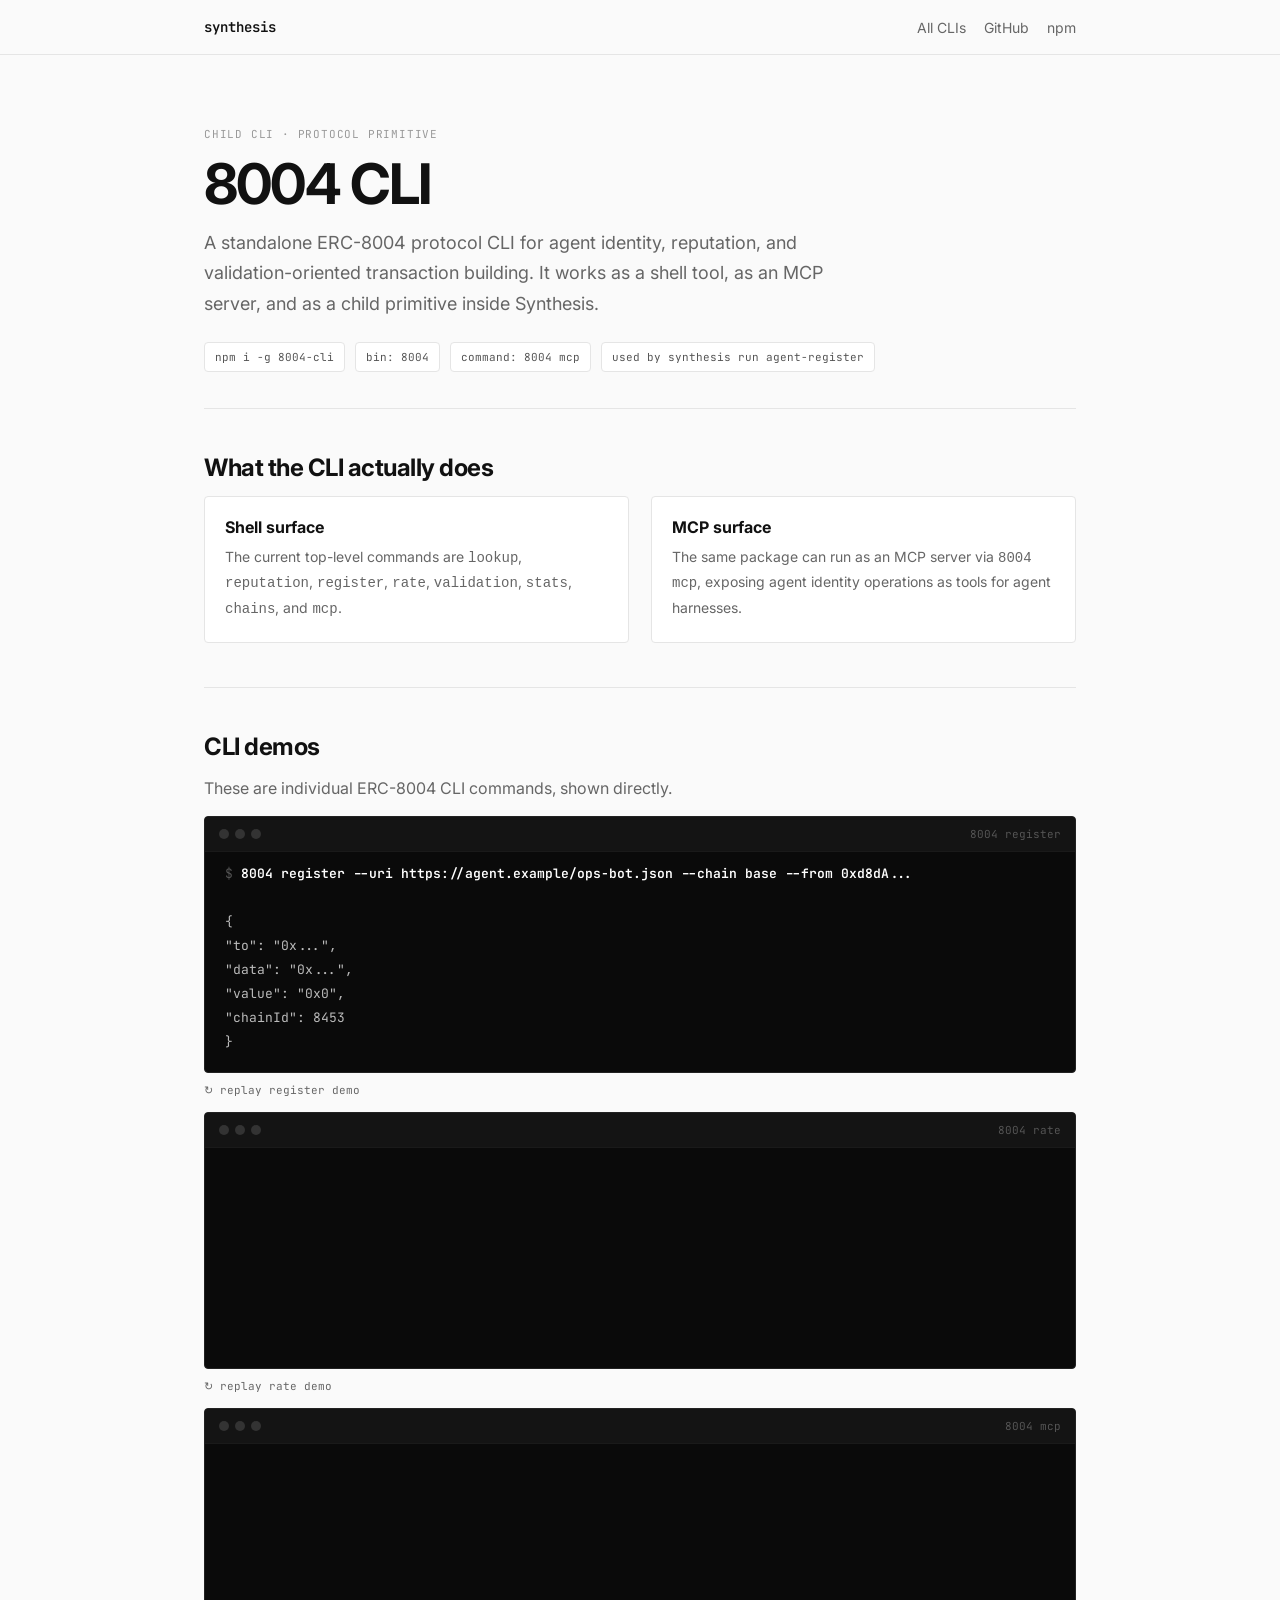
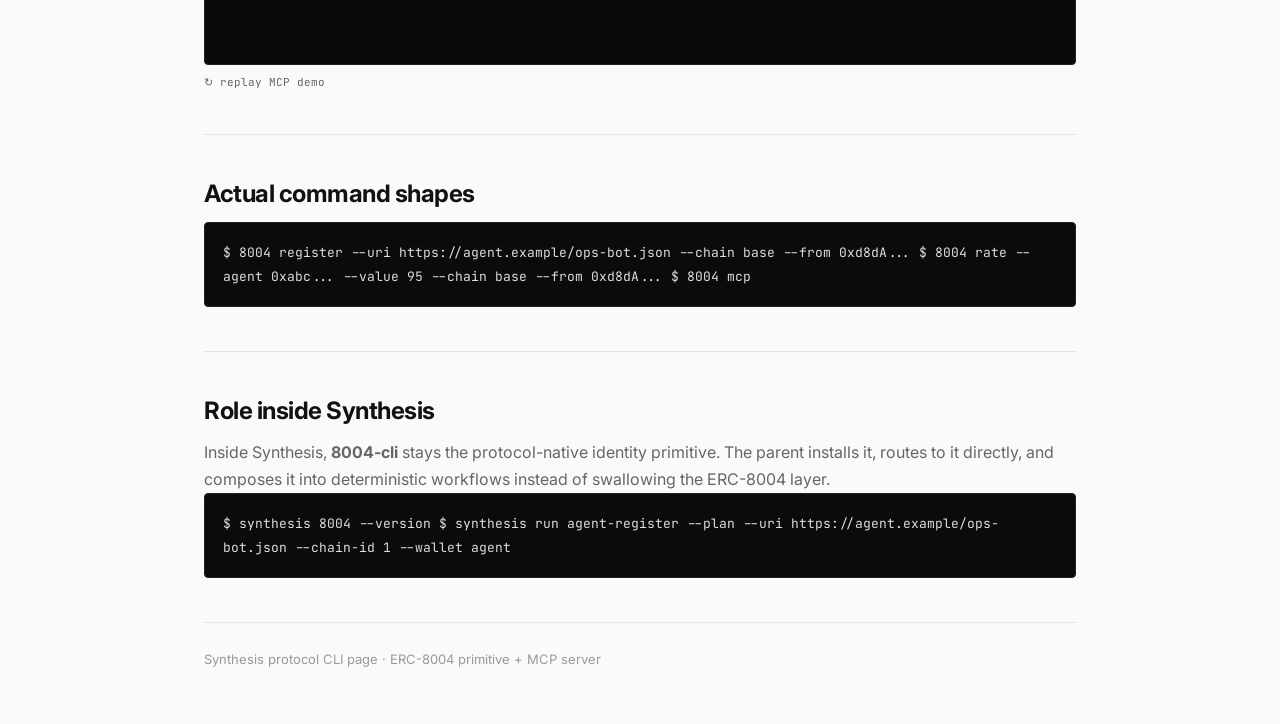
<file: clis/8004.html>
<!DOCTYPE html><html lang="en"><head><meta charset="UTF-8"><meta name="viewport" content="width=device-width, initial-scale=1.0"><title>8004 CLI — Synthesis</title><link rel="icon" type="image/png" sizes="32x32" href="/favicon-32.png"><link rel="icon" type="image/png" sizes="64x64" href="/favicon-64.png"><link href="https://fonts.googleapis.com/css2?family=JetBrains+Mono:wght@400;500;600&family=Inter:wght@300;400;500;600;700;800&display=swap" rel="stylesheet"><style>:root{--bg:#fafafa;--surface:#fff;--border:#e5e5e5;--text:#111;--muted:#666;--muted2:#999;--mono:'JetBrains Mono',monospace;--sans:'Inter',sans-serif}*{box-sizing:border-box;margin:0;padding:0}body{font-family:var(--sans);background:var(--bg);color:var(--text);-webkit-font-smoothing:antialiased}.container{max-width:920px;margin:0 auto;padding:0 24px}nav{padding:18px 0;border-bottom:1px solid var(--border);background:rgba(250,250,250,.9);backdrop-filter:blur(14px);position:sticky;top:0}.row{display:flex;justify-content:space-between;align-items:center}.logo{font-family:var(--mono);font-size:14px;font-weight:600}.links{display:flex;gap:18px;font-size:14px;color:var(--muted)}a{text-decoration:none;color:inherit}.hero{padding:72px 0 36px;border-bottom:1px solid var(--border)}.eyebrow{font-family:var(--mono);font-size:11px;letter-spacing:.8px;color:var(--muted2);text-transform:uppercase;margin-bottom:14px}.hero h1{font-size:clamp(34px,6vw,56px);letter-spacing:-1.8px;line-height:1.05;margin-bottom:14px}.hero p{font-size:18px;line-height:1.7;color:var(--muted);max-width:680px}.badges{display:flex;gap:10px;flex-wrap:wrap;margin-top:22px}.badge{font-family:var(--mono);font-size:11px;border:1px solid var(--border);padding:7px 10px;border-radius:4px;background:#fff;color:#555}section{padding:44px 0;border-bottom:1px solid var(--border)}h2{font-size:24px;letter-spacing:-.5px;margin-bottom:14px}p{line-height:1.7;color:var(--muted)}.grid{display:grid;grid-template-columns:1fr 1fr;gap:22px}.card{border:1px solid var(--border);background:var(--surface);border-radius:4px;padding:20px}.card h3{font-size:16px;margin-bottom:8px}.card p{font-size:14px}.code{background:#0b0b0b;color:#ddd;border:1px solid #222;border-radius:4px;padding:18px;font-family:var(--mono);font-size:13px;line-height:1.8;overflow:auto}.term{width:100%;border-radius:4px;overflow:hidden;background:#0a0a0a;border:1px solid #222;margin-top:14px}.term-bar{padding:10px 14px;display:flex;gap:6px;align-items:center;background:#141414;border-bottom:1px solid #1a1a1a}.term-dot{width:10px;height:10px;border-radius:50%;background:#333}.term-label{margin-left:auto;font-family:var(--mono);font-size:11px;color:#555}.term-body{padding:18px 20px;font-family:var(--mono);font-size:13px;line-height:1.85;color:#bbb;height:220px;overflow-y:auto}.replay{margin-top:10px;background:none;border:none;color:#666;font-family:var(--mono);font-size:11px;cursor:pointer}.replay:hover{color:#111}.t-cmd{color:#fff;font-weight:600}.t-prompt{color:#555}.footer{padding:28px 0 60px;color:var(--muted2);font-size:13px}@media (max-width:700px){.grid{grid-template-columns:1fr}.links{gap:12px;font-size:13px}}</style></head><body><nav><div class="container row"><a class="logo" href="/">synthesis</a><div class="links"><a href="/#child-clis">All CLIs</a><a href="https://github.com/winstain/8004-cli">GitHub</a><a href="https://www.npmjs.com/package/8004-cli">npm</a></div></div></nav><div class="container"><div class="hero"><div class="eyebrow">Child CLI · protocol primitive</div><h1>8004 CLI</h1><p>A standalone ERC-8004 protocol CLI for agent identity, reputation, and validation-oriented transaction building. It works as a shell tool, as an MCP server, and as a child primitive inside Synthesis.</p><div class="badges"><span class="badge">npm i -g 8004-cli</span><span class="badge">bin: 8004</span><span class="badge">command: 8004 mcp</span><span class="badge">used by synthesis run agent-register</span></div></div><section><h2>What the CLI actually does</h2><div class="grid"><div class="card"><h3>Shell surface</h3><p>The current top-level commands are <code>lookup</code>, <code>reputation</code>, <code>register</code>, <code>rate</code>, <code>validation</code>, <code>stats</code>, <code>chains</code>, and <code>mcp</code>.</p></div><div class="card"><h3>MCP surface</h3><p>The same package can run as an MCP server via <code>8004 mcp</code>, exposing agent identity operations as tools for agent harnesses.</p></div></div></section><section><h2>CLI demos</h2><p>These are individual ERC-8004 CLI commands, shown directly.</p><div class="term" id="register-demo"><div class="term-bar"><div class="term-dot"></div><div class="term-dot"></div><div class="term-dot"></div><span class="term-label">8004 register</span></div><div class="term-body"></div></div><button class="replay" onclick="replay('register-demo', demos.register)">↻ replay register demo</button><div class="term" id="rate-demo"><div class="term-bar"><div class="term-dot"></div><div class="term-dot"></div><div class="term-dot"></div><span class="term-label">8004 rate</span></div><div class="term-body"></div></div><button class="replay" onclick="replay('rate-demo', demos.rate)">↻ replay rate demo</button><div class="term" id="mcp-demo"><div class="term-bar"><div class="term-dot"></div><div class="term-dot"></div><div class="term-dot"></div><span class="term-label">8004 mcp</span></div><div class="term-body"></div></div><button class="replay" onclick="replay('mcp-demo', demos.mcp)">↻ replay MCP demo</button></section><section><h2>Actual command shapes</h2><div class="code">$ 8004 register --uri https://agent.example/ops-bot.json --chain base --from 0xd8dA...
$ 8004 rate --agent 0xabc... --value 95 --chain base --from 0xd8dA...
$ 8004 mcp</div></section><section><h2>Role inside Synthesis</h2><p>Inside Synthesis, <strong>8004-cli</strong> stays the protocol-native identity primitive. The parent installs it, routes to it directly, and composes it into deterministic workflows instead of swallowing the ERC-8004 layer.</p><div class="code">$ synthesis 8004 --version
$ synthesis run agent-register --plan --uri https://agent.example/ops-bot.json --chain-id 1 --wallet agent</div></section><div class="footer">Synthesis protocol CLI page · ERC-8004 primitive + MCP server</div></div><script>const demos={register:['$ 8004 register --uri https://agent.example/ops-bot.json --chain base --from 0xd8dA...','','{','  "to": "0x...",','  "data": "0x...",','  "value": "0x0",','  "chainId": 8453','}'],rate:['$ 8004 rate --agent 0xabc... --value 95 --chain base --from 0xd8dA...','','{','  "to": "0x...",','  "data": "0x...",','  "value": "0x0",','  "chainId": 8453','}'],mcp:['$ 8004 mcp','','Starting MCP server over stdio…','Ready: ERC-8004 tools available to agent harnesses.']};async function replay(id,lines){const body=document.querySelector('#'+id+' .term-body');body.innerHTML='';for(const line of lines){await new Promise(r=>setTimeout(r,line.startsWith('$')?180:120));if(line.startsWith('$ ')){const cmd=line.slice(2);body.innerHTML+=`<div><span class="t-prompt">$</span> <span class="t-cmd">${cmd}</span></div>`;}else if(line===''){body.innerHTML+='<br>';}else{body.innerHTML+=`<div>${line}</div>`;}body.scrollTop=body.scrollHeight;}}replay('register-demo',demos.register);</script></body></html>
</file>
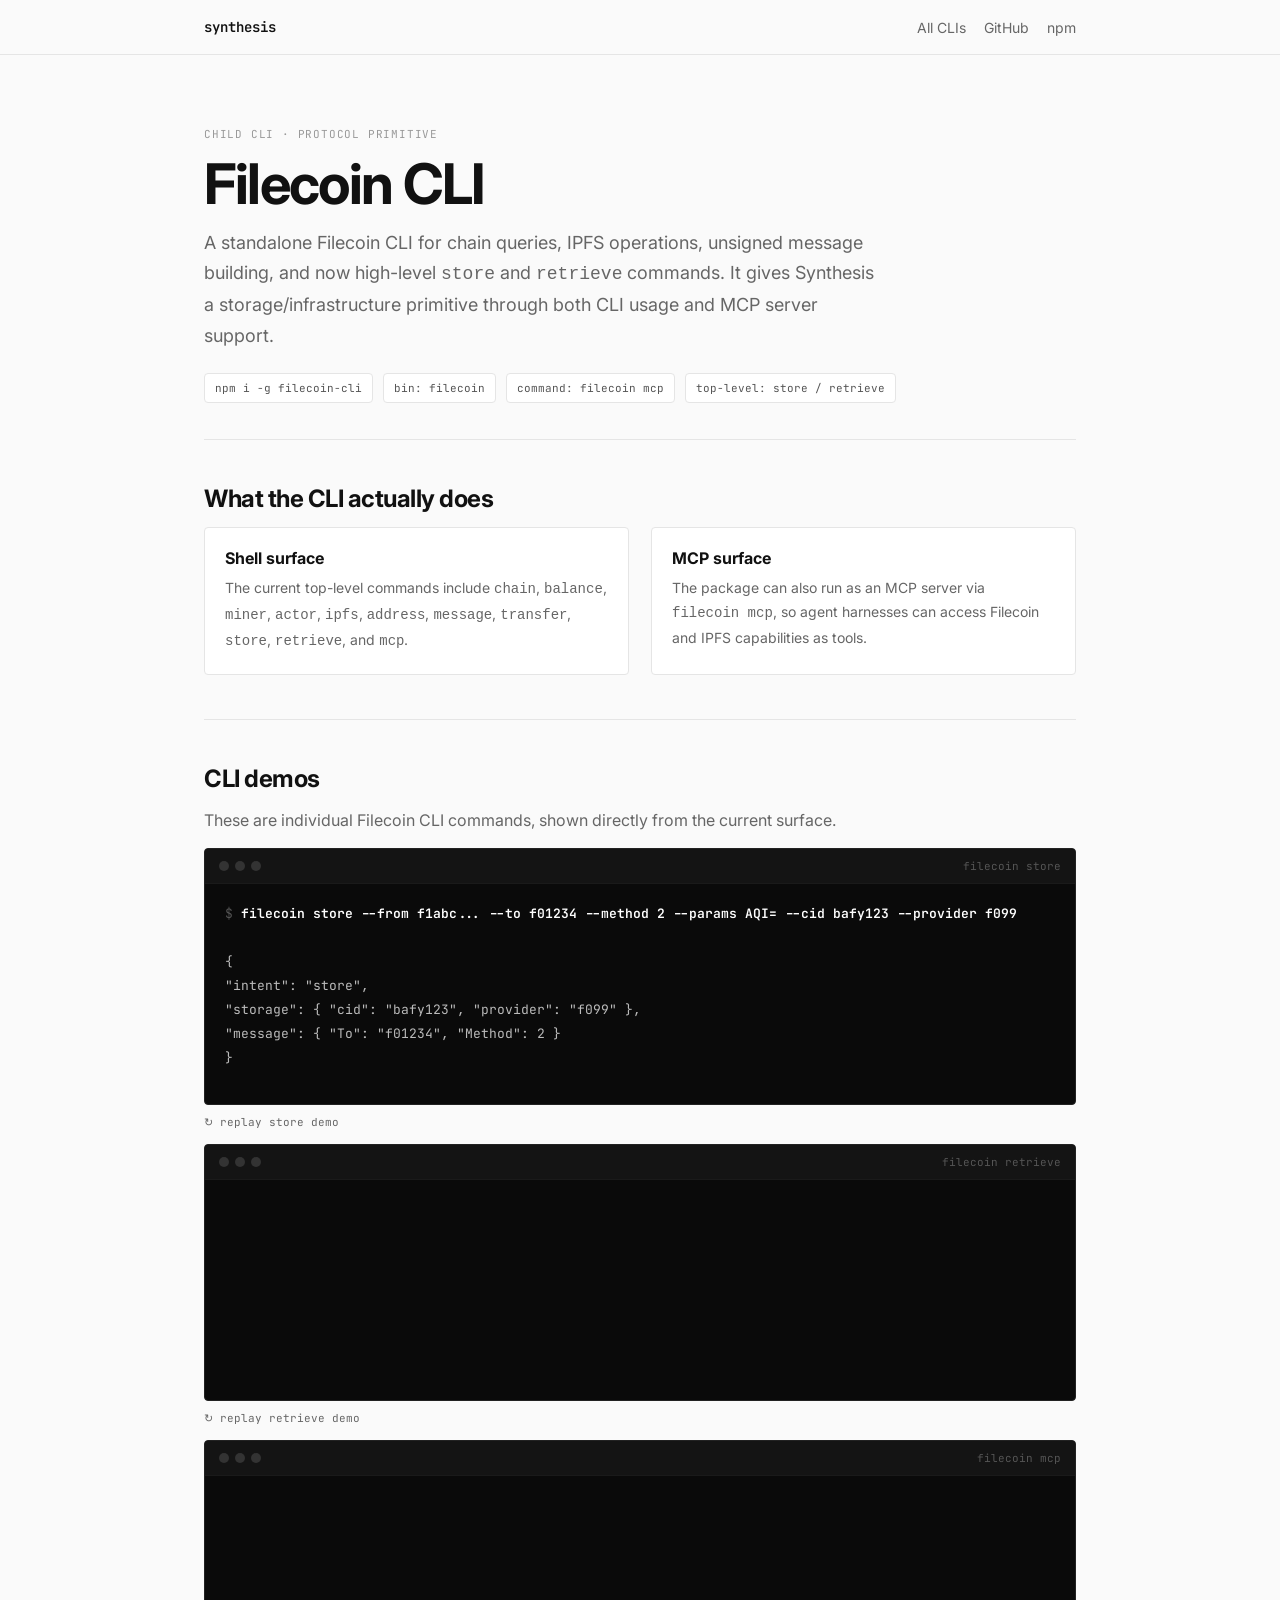
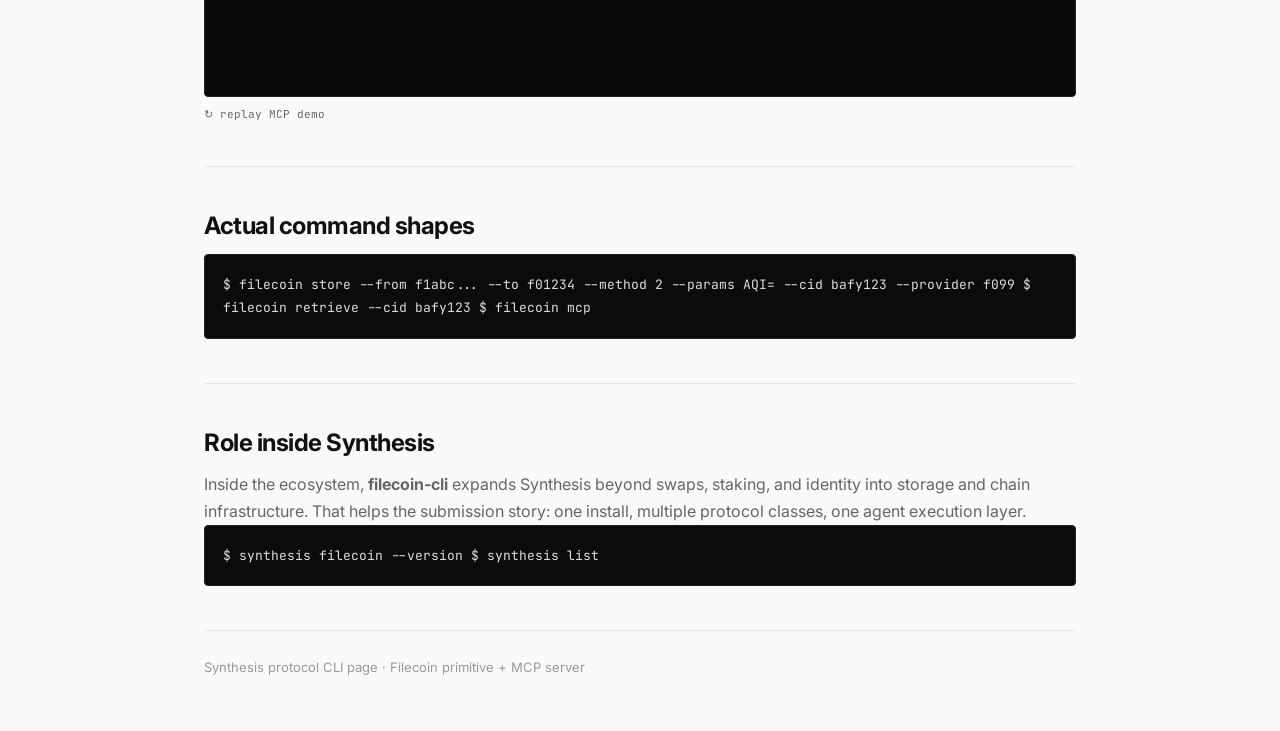
<file: clis/filecoin.html>
<!DOCTYPE html><html lang="en"><head><meta charset="UTF-8"><meta name="viewport" content="width=device-width, initial-scale=1.0"><title>Filecoin CLI — Synthesis</title><link rel="icon" type="image/png" sizes="32x32" href="/favicon-32.png"><link rel="icon" type="image/png" sizes="64x64" href="/favicon-64.png"><link href="https://fonts.googleapis.com/css2?family=JetBrains+Mono:wght@400;500;600&family=Inter:wght@300;400;500;600;700;800&display=swap" rel="stylesheet"><style>:root{--bg:#fafafa;--surface:#fff;--border:#e5e5e5;--text:#111;--muted:#666;--muted2:#999;--mono:'JetBrains Mono',monospace;--sans:'Inter',sans-serif}*{box-sizing:border-box;margin:0;padding:0}body{font-family:var(--sans);background:var(--bg);color:var(--text);-webkit-font-smoothing:antialiased}.container{max-width:920px;margin:0 auto;padding:0 24px}nav{padding:18px 0;border-bottom:1px solid var(--border);background:rgba(250,250,250,.9);backdrop-filter:blur(14px);position:sticky;top:0}.row{display:flex;justify-content:space-between;align-items:center}.logo{font-family:var(--mono);font-size:14px;font-weight:600}.links{display:flex;gap:18px;font-size:14px;color:var(--muted)}a{text-decoration:none;color:inherit}.hero{padding:72px 0 36px;border-bottom:1px solid var(--border)}.eyebrow{font-family:var(--mono);font-size:11px;letter-spacing:.8px;color:var(--muted2);text-transform:uppercase;margin-bottom:14px}.hero h1{font-size:clamp(34px,6vw,56px);letter-spacing:-1.8px;line-height:1.05;margin-bottom:14px}.hero p{font-size:18px;line-height:1.7;color:var(--muted);max-width:680px}.badges{display:flex;gap:10px;flex-wrap:wrap;margin-top:22px}.badge{font-family:var(--mono);font-size:11px;border:1px solid var(--border);padding:7px 10px;border-radius:4px;background:#fff;color:#555}section{padding:44px 0;border-bottom:1px solid var(--border)}h2{font-size:24px;letter-spacing:-.5px;margin-bottom:14px}p{line-height:1.7;color:var(--muted)}.grid{display:grid;grid-template-columns:1fr 1fr;gap:22px}.card{border:1px solid var(--border);background:var(--surface);border-radius:4px;padding:20px}.card h3{font-size:16px;margin-bottom:8px}.card p{font-size:14px}.code{background:#0b0b0b;color:#ddd;border:1px solid #222;border-radius:4px;padding:18px;font-family:var(--mono);font-size:13px;line-height:1.8;overflow:auto}.term{width:100%;border-radius:4px;overflow:hidden;background:#0a0a0a;border:1px solid #222;margin-top:14px}.term-bar{padding:10px 14px;display:flex;gap:6px;align-items:center;background:#141414;border-bottom:1px solid #1a1a1a}.term-dot{width:10px;height:10px;border-radius:50%;background:#333}.term-label{margin-left:auto;font-family:var(--mono);font-size:11px;color:#555}.term-body{padding:18px 20px;font-family:var(--mono);font-size:13px;line-height:1.85;color:#bbb;height:220px;overflow-y:auto}.replay{margin-top:10px;background:none;border:none;color:#666;font-family:var(--mono);font-size:11px;cursor:pointer}.replay:hover{color:#111}.t-cmd{color:#fff;font-weight:600}.t-prompt{color:#555}.footer{padding:28px 0 60px;color:var(--muted2);font-size:13px}@media (max-width:700px){.grid{grid-template-columns:1fr}.links{gap:12px;font-size:13px}}</style></head><body><nav><div class="container row"><a class="logo" href="/">synthesis</a><div class="links"><a href="/#child-clis">All CLIs</a><a href="https://github.com/winstain/filecoin-cli">GitHub</a><a href="https://www.npmjs.com/package/filecoin-cli">npm</a></div></div></nav><div class="container"><div class="hero"><div class="eyebrow">Child CLI · protocol primitive</div><h1>Filecoin CLI</h1><p>A standalone Filecoin CLI for chain queries, IPFS operations, unsigned message building, and now high-level <code>store</code> and <code>retrieve</code> commands. It gives Synthesis a storage/infrastructure primitive through both CLI usage and MCP server support.</p><div class="badges"><span class="badge">npm i -g filecoin-cli</span><span class="badge">bin: filecoin</span><span class="badge">command: filecoin mcp</span><span class="badge">top-level: store / retrieve</span></div></div><section><h2>What the CLI actually does</h2><div class="grid"><div class="card"><h3>Shell surface</h3><p>The current top-level commands include <code>chain</code>, <code>balance</code>, <code>miner</code>, <code>actor</code>, <code>ipfs</code>, <code>address</code>, <code>message</code>, <code>transfer</code>, <code>store</code>, <code>retrieve</code>, and <code>mcp</code>.</p></div><div class="card"><h3>MCP surface</h3><p>The package can also run as an MCP server via <code>filecoin mcp</code>, so agent harnesses can access Filecoin and IPFS capabilities as tools.</p></div></div></section><section><h2>CLI demos</h2><p>These are individual Filecoin CLI commands, shown directly from the current surface.</p><div class="term" id="store-demo"><div class="term-bar"><div class="term-dot"></div><div class="term-dot"></div><div class="term-dot"></div><span class="term-label">filecoin store</span></div><div class="term-body"></div></div><button class="replay" onclick="replay('store-demo', demos.store)">↻ replay store demo</button><div class="term" id="retrieve-demo"><div class="term-bar"><div class="term-dot"></div><div class="term-dot"></div><div class="term-dot"></div><span class="term-label">filecoin retrieve</span></div><div class="term-body"></div></div><button class="replay" onclick="replay('retrieve-demo', demos.retrieve)">↻ replay retrieve demo</button><div class="term" id="mcp-demo"><div class="term-bar"><div class="term-dot"></div><div class="term-dot"></div><div class="term-dot"></div><span class="term-label">filecoin mcp</span></div><div class="term-body"></div></div><button class="replay" onclick="replay('mcp-demo', demos.mcp)">↻ replay MCP demo</button></section><section><h2>Actual command shapes</h2><div class="code">$ filecoin store --from f1abc... --to f01234 --method 2 --params AQI= --cid bafy123 --provider f099
$ filecoin retrieve --cid bafy123
$ filecoin mcp</div></section><section><h2>Role inside Synthesis</h2><p>Inside the ecosystem, <strong>filecoin-cli</strong> expands Synthesis beyond swaps, staking, and identity into storage and chain infrastructure. That helps the submission story: one install, multiple protocol classes, one agent execution layer.</p><div class="code">$ synthesis filecoin --version
$ synthesis list</div></section><div class="footer">Synthesis protocol CLI page · Filecoin primitive + MCP server</div></div><script>const demos={store:['$ filecoin store --from f1abc... --to f01234 --method 2 --params AQI= --cid bafy123 --provider f099','','{','  "intent": "store",','  "storage": { "cid": "bafy123", "provider": "f099" },','  "message": { "To": "f01234", "Method": 2 }','}'],retrieve:['$ filecoin retrieve --cid bafy123','','{','  "kind": "filecoin_retrieve_result",','  "cid": "bafy123",','  "mode": "content"','}'],mcp:['$ filecoin mcp','','Starting MCP server over stdio…','Ready: Filecoin and IPFS tools available to agent harnesses.']};async function replay(id,lines){const body=document.querySelector('#'+id+' .term-body');body.innerHTML='';for(const line of lines){await new Promise(r=>setTimeout(r,line.startsWith('$')?180:120));if(line.startsWith('$ ')){const cmd=line.slice(2);body.innerHTML+=`<div><span class="t-prompt">$</span> <span class="t-cmd">${cmd}</span></div>`;}else if(line===''){body.innerHTML+='<br>';}else{body.innerHTML+=`<div>${line}</div>`;}body.scrollTop=body.scrollHeight;}}replay('store-demo',demos.store);</script></body></html>
</file>
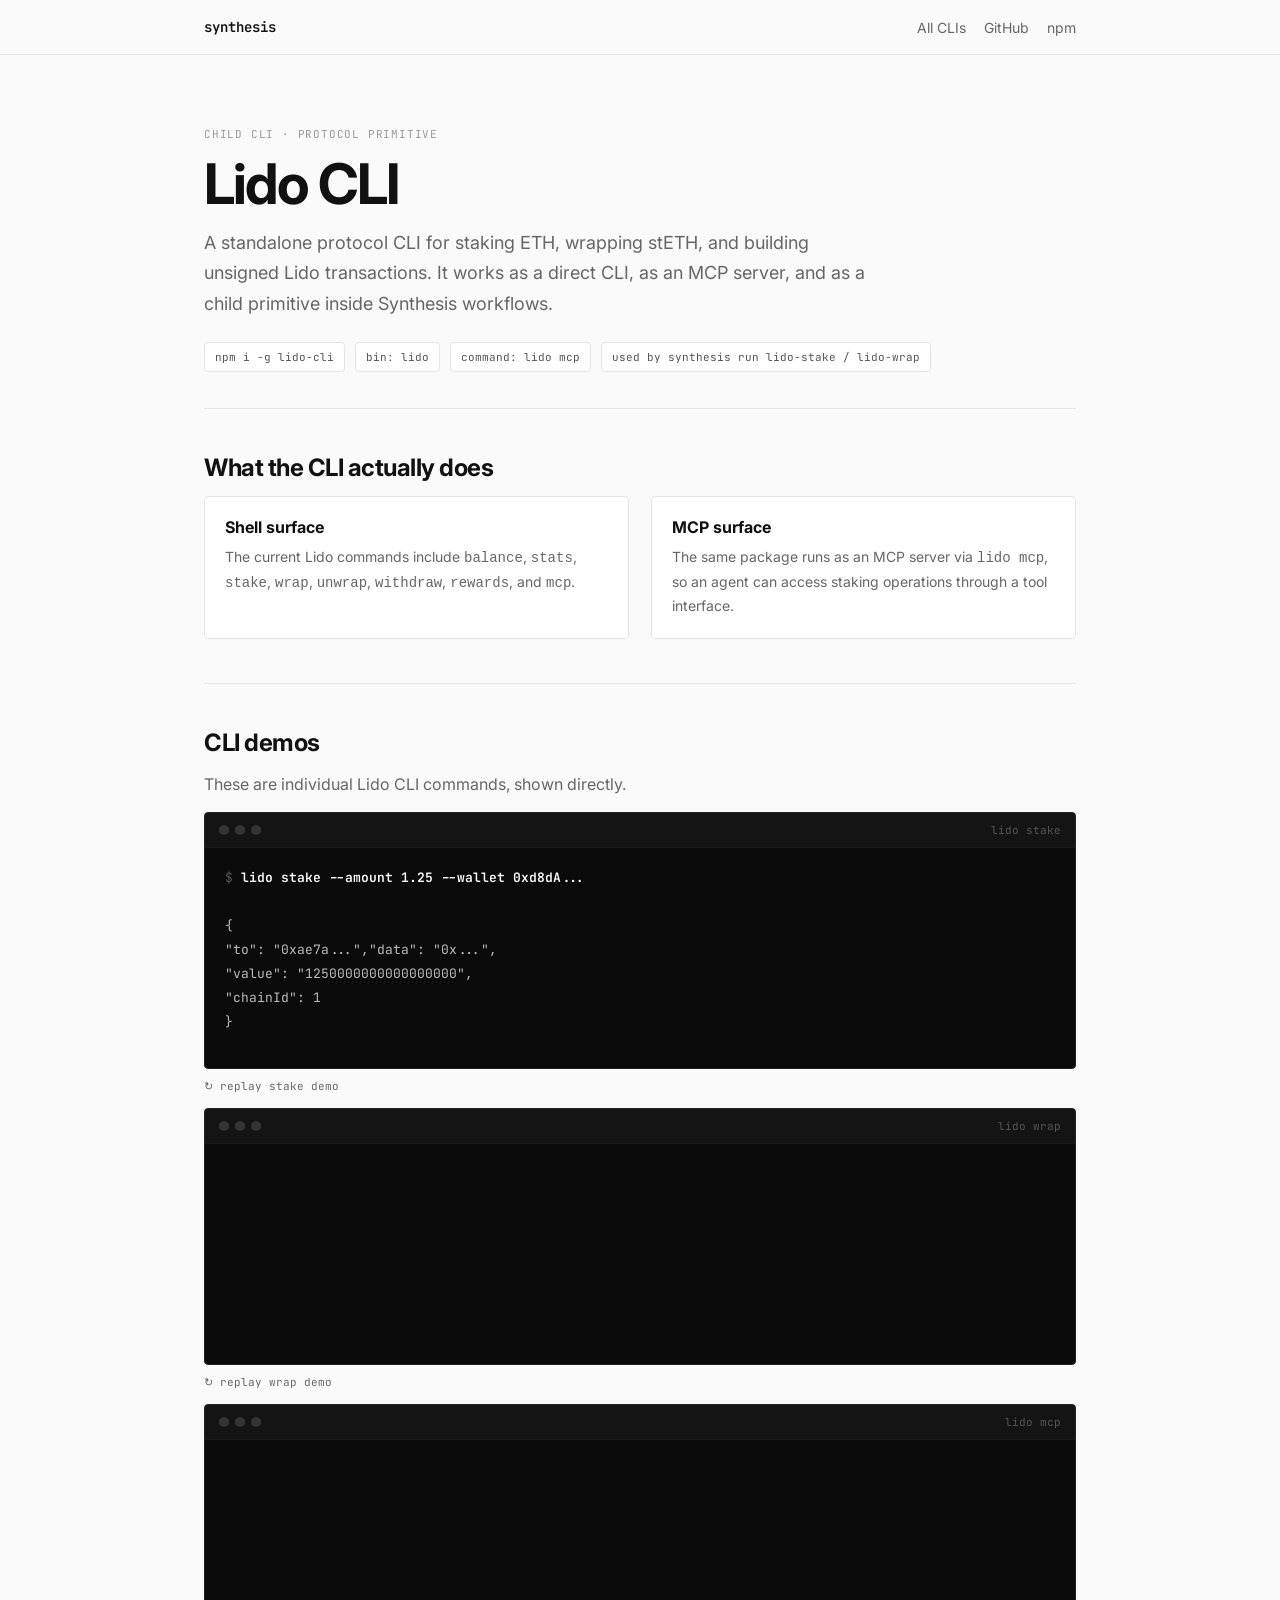
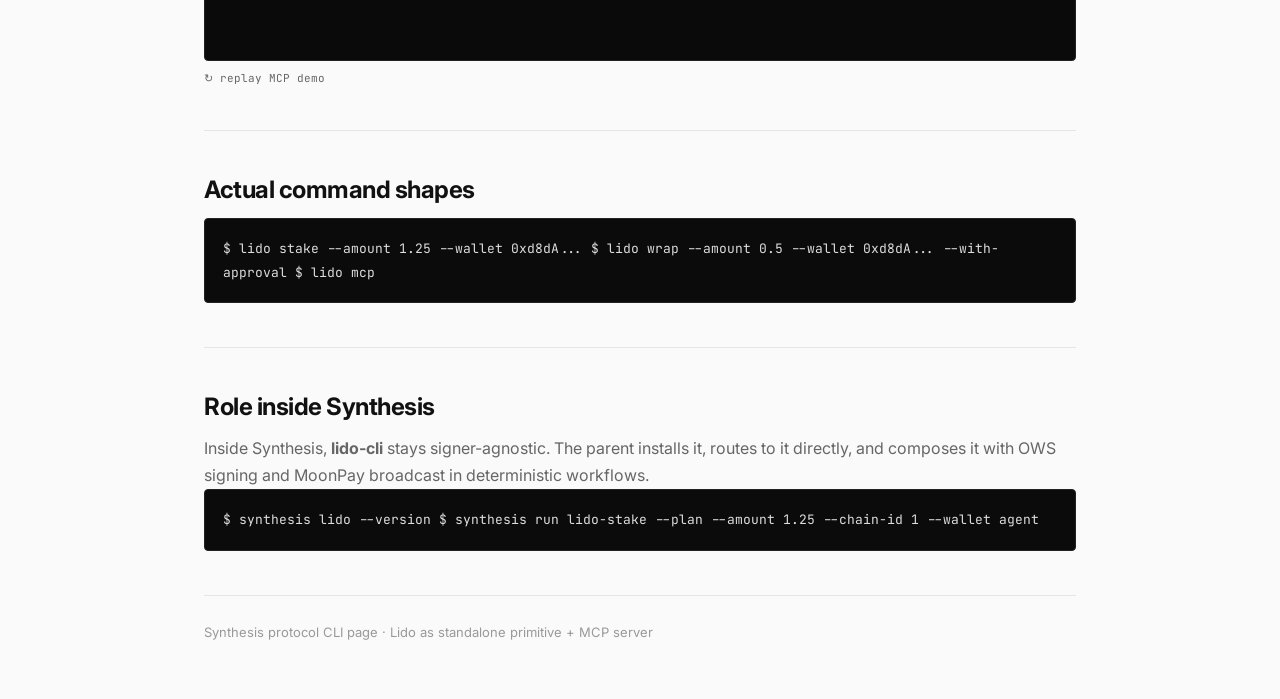
<file: clis/lido.html>
<!DOCTYPE html><html lang="en"><head><meta charset="UTF-8"><meta name="viewport" content="width=device-width, initial-scale=1.0"><title>Lido CLI — Synthesis</title><link rel="icon" type="image/png" sizes="32x32" href="/favicon-32.png"><link rel="icon" type="image/png" sizes="64x64" href="/favicon-64.png"><link href="https://fonts.googleapis.com/css2?family=JetBrains+Mono:wght@400;500;600&family=Inter:wght@300;400;500;600;700;800&display=swap" rel="stylesheet"><style>:root{--bg:#fafafa;--surface:#fff;--border:#e5e5e5;--text:#111;--muted:#666;--muted2:#999;--mono:'JetBrains Mono',monospace;--sans:'Inter',sans-serif}*{box-sizing:border-box;margin:0;padding:0}body{font-family:var(--sans);background:var(--bg);color:var(--text);-webkit-font-smoothing:antialiased}.container{max-width:920px;margin:0 auto;padding:0 24px}nav{padding:18px 0;border-bottom:1px solid var(--border);background:rgba(250,250,250,.9);backdrop-filter:blur(14px);position:sticky;top:0}.row{display:flex;justify-content:space-between;align-items:center}.logo{font-family:var(--mono);font-size:14px;font-weight:600}.links{display:flex;gap:18px;font-size:14px;color:var(--muted)}a{text-decoration:none;color:inherit}.hero{padding:72px 0 36px;border-bottom:1px solid var(--border)}.eyebrow{font-family:var(--mono);font-size:11px;letter-spacing:.8px;color:var(--muted2);text-transform:uppercase;margin-bottom:14px}.hero h1{font-size:clamp(34px,6vw,56px);letter-spacing:-1.8px;line-height:1.05;margin-bottom:14px}.hero p{font-size:18px;line-height:1.7;color:var(--muted);max-width:680px}.badges{display:flex;gap:10px;flex-wrap:wrap;margin-top:22px}.badge{font-family:var(--mono);font-size:11px;border:1px solid var(--border);padding:7px 10px;border-radius:4px;background:#fff;color:#555}section{padding:44px 0;border-bottom:1px solid var(--border)}h2{font-size:24px;letter-spacing:-.5px;margin-bottom:14px}p{line-height:1.7;color:var(--muted)}.grid{display:grid;grid-template-columns:1fr 1fr;gap:22px}.card{border:1px solid var(--border);background:var(--surface);border-radius:4px;padding:20px}.card h3{font-size:16px;margin-bottom:8px}.card p{font-size:14px}.code{background:#0b0b0b;color:#ddd;border:1px solid #222;border-radius:4px;padding:18px;font-family:var(--mono);font-size:13px;line-height:1.8;overflow:auto}.term{width:100%;border-radius:4px;overflow:hidden;background:#0a0a0a;border:1px solid #222;margin-top:14px}.term-bar{padding:10px 14px;display:flex;gap:6px;align-items:center;background:#141414;border-bottom:1px solid #1a1a1a}.term-dot{width:10px;height:10px;border-radius:50%;background:#333}.term-label{margin-left:auto;font-family:var(--mono);font-size:11px;color:#555}.term-body{padding:18px 20px;font-family:var(--mono);font-size:13px;line-height:1.85;color:#bbb;height:220px;overflow-y:auto}.replay{margin-top:10px;background:none;border:none;color:#666;font-family:var(--mono);font-size:11px;cursor:pointer}.replay:hover{color:#111}.t-cmd{color:#fff;font-weight:600}.t-prompt{color:#555}.footer{padding:28px 0 60px;color:var(--muted2);font-size:13px}@media (max-width:700px){.grid{grid-template-columns:1fr}.links{gap:12px;font-size:13px}}</style></head><body><nav><div class="container row"><a class="logo" href="/">synthesis</a><div class="links"><a href="/#child-clis">All CLIs</a><a href="https://github.com/winstain/lido-cli">GitHub</a><a href="https://www.npmjs.com/package/lido-cli">npm</a></div></div></nav><div class="container"><div class="hero"><div class="eyebrow">Child CLI · protocol primitive</div><h1>Lido CLI</h1><p>A standalone protocol CLI for staking ETH, wrapping stETH, and building unsigned Lido transactions. It works as a direct CLI, as an MCP server, and as a child primitive inside Synthesis workflows.</p><div class="badges"><span class="badge">npm i -g lido-cli</span><span class="badge">bin: lido</span><span class="badge">command: lido mcp</span><span class="badge">used by synthesis run lido-stake / lido-wrap</span></div></div><section><h2>What the CLI actually does</h2><div class="grid"><div class="card"><h3>Shell surface</h3><p>The current Lido commands include <code>balance</code>, <code>stats</code>, <code>stake</code>, <code>wrap</code>, <code>unwrap</code>, <code>withdraw</code>, <code>rewards</code>, and <code>mcp</code>.</p></div><div class="card"><h3>MCP surface</h3><p>The same package runs as an MCP server via <code>lido mcp</code>, so an agent can access staking operations through a tool interface.</p></div></div></section><section><h2>CLI demos</h2><p>These are individual Lido CLI commands, shown directly.</p><div class="term" id="stake-demo"><div class="term-bar"><div class="term-dot"></div><div class="term-dot"></div><div class="term-dot"></div><span class="term-label">lido stake</span></div><div class="term-body"></div></div><button class="replay" onclick="replay('stake-demo', demos.stake)">↻ replay stake demo</button><div class="term" id="wrap-demo"><div class="term-bar"><div class="term-dot"></div><div class="term-dot"></div><div class="term-dot"></div><span class="term-label">lido wrap</span></div><div class="term-body"></div></div><button class="replay" onclick="replay('wrap-demo', demos.wrap)">↻ replay wrap demo</button><div class="term" id="mcp-demo"><div class="term-bar"><div class="term-dot"></div><div class="term-dot"></div><div class="term-dot"></div><span class="term-label">lido mcp</span></div><div class="term-body"></div></div><button class="replay" onclick="replay('mcp-demo', demos.mcp)">↻ replay MCP demo</button></section><section><h2>Actual command shapes</h2><div class="code">$ lido stake --amount 1.25 --wallet 0xd8dA...
$ lido wrap --amount 0.5 --wallet 0xd8dA... --with-approval
$ lido mcp</div></section><section><h2>Role inside Synthesis</h2><p>Inside Synthesis, <strong>lido-cli</strong> stays signer-agnostic. The parent installs it, routes to it directly, and composes it with OWS signing and MoonPay broadcast in deterministic workflows.</p><div class="code">$ synthesis lido --version
$ synthesis run lido-stake --plan --amount 1.25 --chain-id 1 --wallet agent</div></section><div class="footer">Synthesis protocol CLI page · Lido as standalone primitive + MCP server</div></div><script>const demos={stake:['$ lido stake --amount 1.25 --wallet 0xd8dA...','','{','  "to": "0xae7a...","data": "0x...",','  "value": "1250000000000000000",','  "chainId": 1','}'],wrap:['$ lido wrap --amount 0.5 --wallet 0xd8dA... --with-approval','','{','  "transactions": [','    { "kind": "approval", "to": "0xae7a...", "data": "0x..." },','    { "kind": "action", "to": "0x7f39...", "data": "0x..." }','  ]','}'],mcp:['$ lido mcp','','Starting MCP server over stdio…','Ready: Lido tools available to agent harnesses.']};async function replay(id,lines){const body=document.querySelector('#'+id+' .term-body');body.innerHTML='';for(const line of lines){await new Promise(r=>setTimeout(r,line.startsWith('$')?180:120));if(line.startsWith('$ ')){const cmd=line.slice(2);body.innerHTML+=`<div><span class="t-prompt">$</span> <span class="t-cmd">${cmd}</span></div>`;}else if(line===''){body.innerHTML+='<br>';}else{body.innerHTML+=`<div>${line}</div>`;}body.scrollTop=body.scrollHeight;}}replay('stake-demo',demos.stake);</script></body></html>
</file>
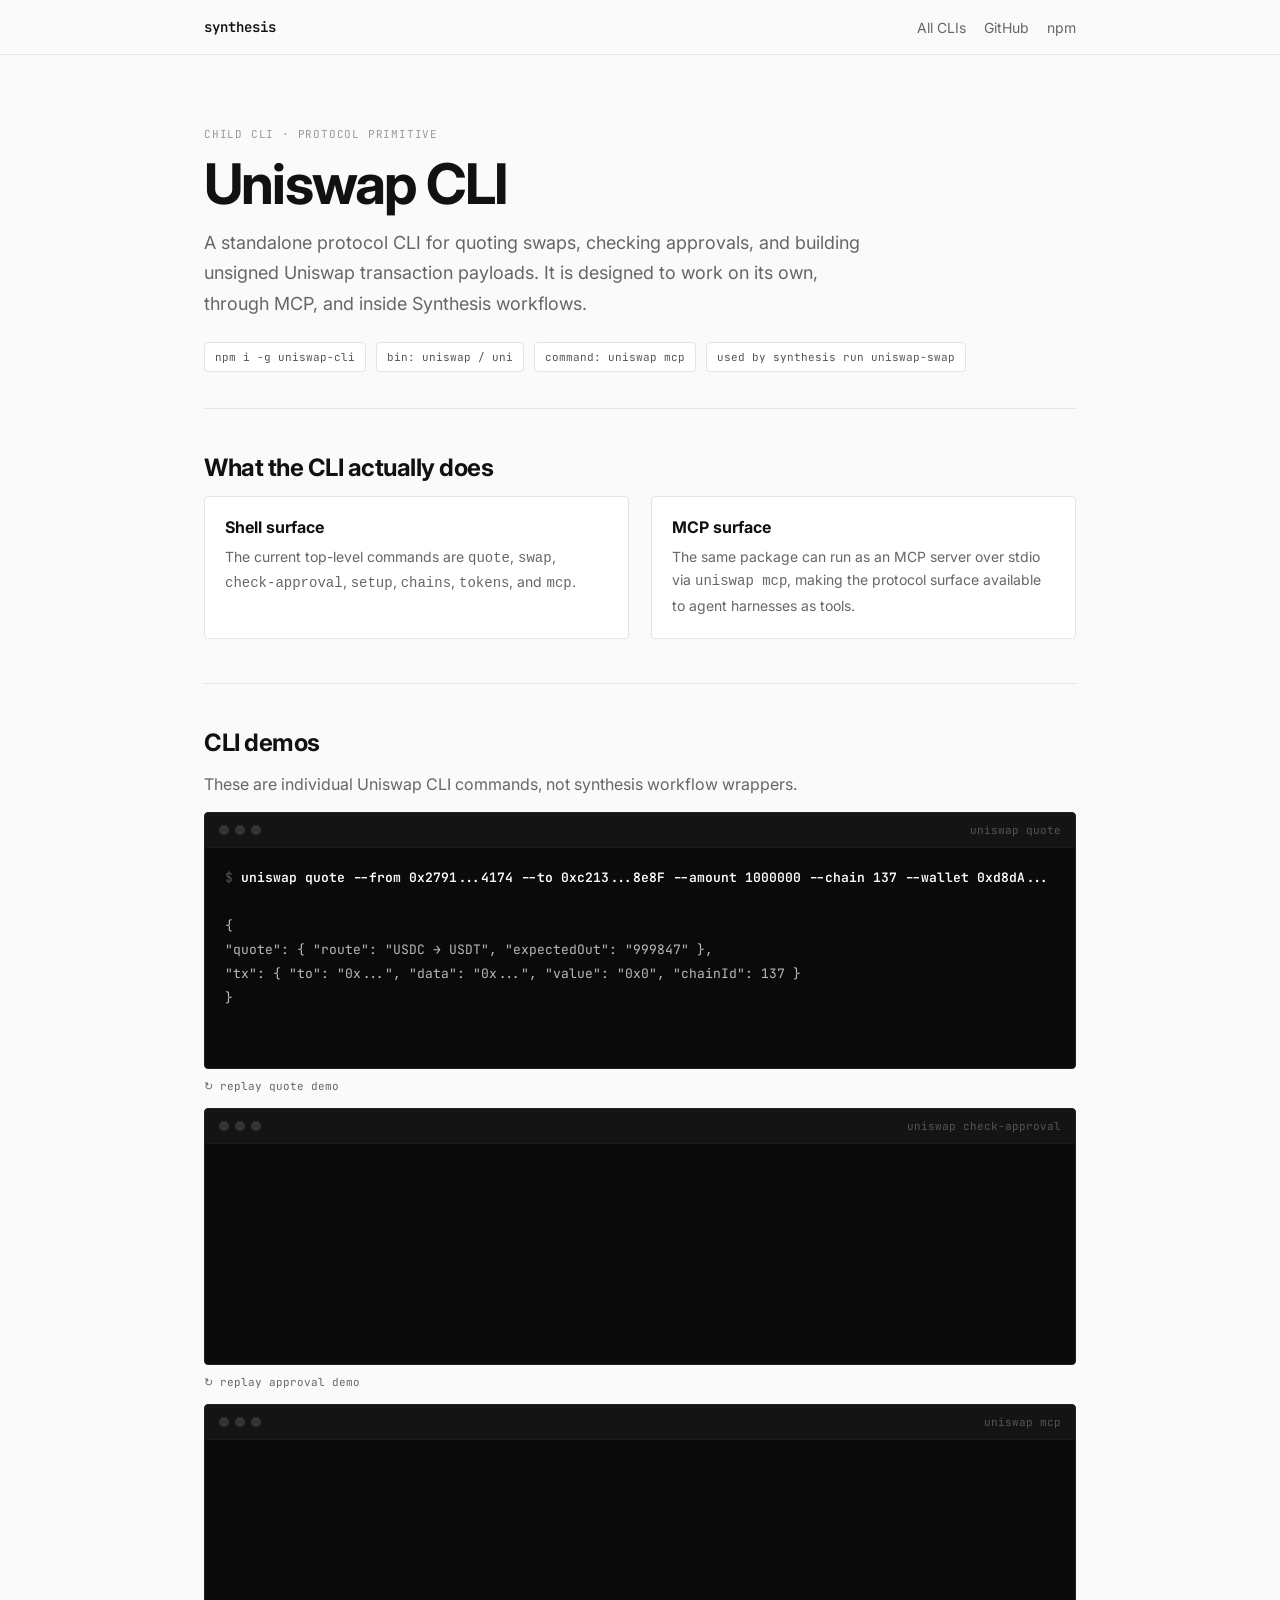
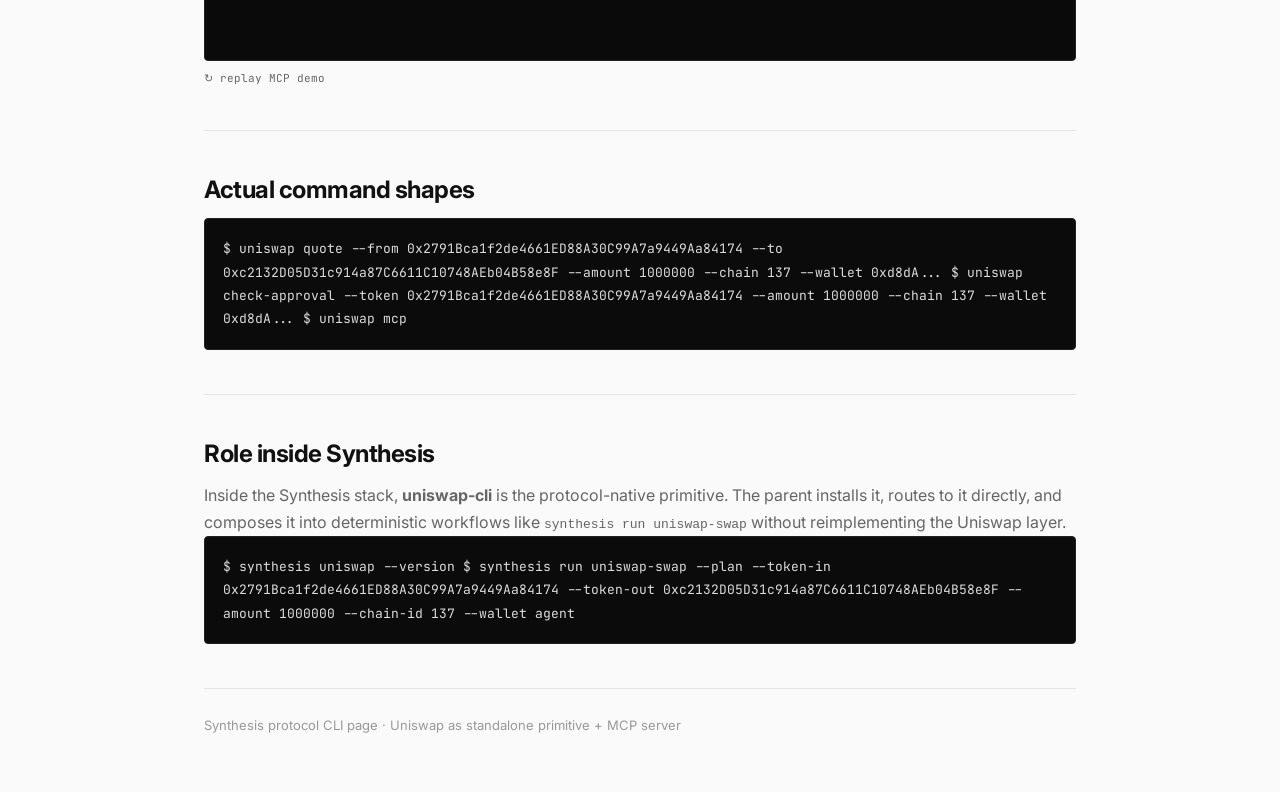
<file: clis/uniswap.html>
<!DOCTYPE html><html lang="en"><head><meta charset="UTF-8"><meta name="viewport" content="width=device-width, initial-scale=1.0"><title>Uniswap CLI — Synthesis</title><link rel="icon" type="image/png" sizes="32x32" href="/favicon-32.png"><link rel="icon" type="image/png" sizes="64x64" href="/favicon-64.png"><link href="https://fonts.googleapis.com/css2?family=JetBrains+Mono:wght@400;500;600&family=Inter:wght@300;400;500;600;700;800&display=swap" rel="stylesheet"><style>:root{--bg:#fafafa;--surface:#fff;--border:#e5e5e5;--text:#111;--muted:#666;--muted2:#999;--mono:'JetBrains Mono',monospace;--sans:'Inter',sans-serif}*{box-sizing:border-box;margin:0;padding:0}body{font-family:var(--sans);background:var(--bg);color:var(--text);-webkit-font-smoothing:antialiased}.container{max-width:920px;margin:0 auto;padding:0 24px}nav{padding:18px 0;border-bottom:1px solid var(--border);background:rgba(250,250,250,.9);backdrop-filter:blur(14px);position:sticky;top:0}.row{display:flex;justify-content:space-between;align-items:center}.logo{font-family:var(--mono);font-size:14px;font-weight:600}.links{display:flex;gap:18px;font-size:14px;color:var(--muted)}a{text-decoration:none;color:inherit}.hero{padding:72px 0 36px;border-bottom:1px solid var(--border)}.eyebrow{font-family:var(--mono);font-size:11px;letter-spacing:.8px;color:var(--muted2);text-transform:uppercase;margin-bottom:14px}.hero h1{font-size:clamp(34px,6vw,56px);letter-spacing:-1.8px;line-height:1.05;margin-bottom:14px}.hero p{font-size:18px;line-height:1.7;color:var(--muted);max-width:680px}.badges{display:flex;gap:10px;flex-wrap:wrap;margin-top:22px}.badge{font-family:var(--mono);font-size:11px;border:1px solid var(--border);padding:7px 10px;border-radius:4px;background:#fff;color:#555}section{padding:44px 0;border-bottom:1px solid var(--border)}h2{font-size:24px;letter-spacing:-.5px;margin-bottom:14px}p{line-height:1.7;color:var(--muted)}.grid{display:grid;grid-template-columns:1fr 1fr;gap:22px}.card{border:1px solid var(--border);background:var(--surface);border-radius:4px;padding:20px}.card h3{font-size:16px;margin-bottom:8px}.card p{font-size:14px}.code{background:#0b0b0b;color:#ddd;border:1px solid #222;border-radius:4px;padding:18px;font-family:var(--mono);font-size:13px;line-height:1.8;overflow:auto}.term{width:100%;border-radius:4px;overflow:hidden;background:#0a0a0a;border:1px solid #222;margin-top:14px}.term-bar{padding:10px 14px;display:flex;gap:6px;align-items:center;background:#141414;border-bottom:1px solid #1a1a1a}.term-dot{width:10px;height:10px;border-radius:50%;background:#333}.term-label{margin-left:auto;font-family:var(--mono);font-size:11px;color:#555}.term-body{padding:18px 20px;font-family:var(--mono);font-size:13px;line-height:1.85;color:#bbb;height:220px;overflow-y:auto}.replay{margin-top:10px;background:none;border:none;color:#666;font-family:var(--mono);font-size:11px;cursor:pointer}.replay:hover{color:#111}.t-cmd{color:#fff;font-weight:600}.t-prompt{color:#555}.footer{padding:28px 0 60px;color:var(--muted2);font-size:13px}@media (max-width:700px){.grid{grid-template-columns:1fr}.links{gap:12px;font-size:13px}}</style></head><body><nav><div class="container row"><a class="logo" href="/">synthesis</a><div class="links"><a href="/#child-clis">All CLIs</a><a href="https://github.com/winstain/uniswap-cli">GitHub</a><a href="https://www.npmjs.com/package/uniswap-cli">npm</a></div></div></nav><div class="container"><div class="hero"><div class="eyebrow">Child CLI · protocol primitive</div><h1>Uniswap CLI</h1><p>A standalone protocol CLI for quoting swaps, checking approvals, and building unsigned Uniswap transaction payloads. It is designed to work on its own, through MCP, and inside Synthesis workflows.</p><div class="badges"><span class="badge">npm i -g uniswap-cli</span><span class="badge">bin: uniswap / uni</span><span class="badge">command: uniswap mcp</span><span class="badge">used by synthesis run uniswap-swap</span></div></div><section><h2>What the CLI actually does</h2><div class="grid"><div class="card"><h3>Shell surface</h3><p>The current top-level commands are <code>quote</code>, <code>swap</code>, <code>check-approval</code>, <code>setup</code>, <code>chains</code>, <code>tokens</code>, and <code>mcp</code>.</p></div><div class="card"><h3>MCP surface</h3><p>The same package can run as an MCP server over stdio via <code>uniswap mcp</code>, making the protocol surface available to agent harnesses as tools.</p></div></div></section><section><h2>CLI demos</h2><p>These are individual Uniswap CLI commands, not synthesis workflow wrappers.</p><div class="term" id="quote-demo"><div class="term-bar"><div class="term-dot"></div><div class="term-dot"></div><div class="term-dot"></div><span class="term-label">uniswap quote</span></div><div class="term-body"></div></div><button class="replay" onclick="replay('quote-demo', demos.quote)">↻ replay quote demo</button><div class="term" id="approval-demo"><div class="term-bar"><div class="term-dot"></div><div class="term-dot"></div><div class="term-dot"></div><span class="term-label">uniswap check-approval</span></div><div class="term-body"></div></div><button class="replay" onclick="replay('approval-demo', demos.approval)">↻ replay approval demo</button><div class="term" id="mcp-demo"><div class="term-bar"><div class="term-dot"></div><div class="term-dot"></div><div class="term-dot"></div><span class="term-label">uniswap mcp</span></div><div class="term-body"></div></div><button class="replay" onclick="replay('mcp-demo', demos.mcp)">↻ replay MCP demo</button></section><section><h2>Actual command shapes</h2><div class="code">$ uniswap quote --from 0x2791Bca1f2de4661ED88A30C99A7a9449Aa84174 --to 0xc2132D05D31c914a87C6611C10748AEb04B58e8F --amount 1000000 --chain 137 --wallet 0xd8dA...
$ uniswap check-approval --token 0x2791Bca1f2de4661ED88A30C99A7a9449Aa84174 --amount 1000000 --chain 137 --wallet 0xd8dA...
$ uniswap mcp</div></section><section><h2>Role inside Synthesis</h2><p>Inside the Synthesis stack, <strong>uniswap-cli</strong> is the protocol-native primitive. The parent installs it, routes to it directly, and composes it into deterministic workflows like <code>synthesis run uniswap-swap</code> without reimplementing the Uniswap layer.</p><div class="code">$ synthesis uniswap --version
$ synthesis run uniswap-swap --plan --token-in 0x2791Bca1f2de4661ED88A30C99A7a9449Aa84174 --token-out 0xc2132D05D31c914a87C6611C10748AEb04B58e8F --amount 1000000 --chain-id 137 --wallet agent</div></section><div class="footer">Synthesis protocol CLI page · Uniswap as standalone primitive + MCP server</div></div><script>const demos={quote:['$ uniswap quote --from 0x2791...4174 --to 0xc213...8e8F --amount 1000000 --chain 137 --wallet 0xd8dA...','','{','  "quote": { "route": "USDC → USDT", "expectedOut": "999847" },','  "tx": { "to": "0x...", "data": "0x...", "value": "0x0", "chainId": 137 }','}'],approval:['$ uniswap check-approval --token 0x2791...4174 --amount 1000000 --chain 137 --wallet 0xd8dA...','','{','  "isApproved": true,','  "spender": "0x..."','}'],mcp:['$ uniswap mcp','','Starting MCP server over stdio…','Ready: Uniswap tools available to agent harnesses.']};async function replay(id,lines){const body=document.querySelector('#'+id+' .term-body');body.innerHTML='';for(const line of lines){await new Promise(r=>setTimeout(r,line.startsWith('$')?180:120));if(line.startsWith('$ ')){const cmd=line.slice(2);body.innerHTML+=`<div><span class="t-prompt">$</span> <span class="t-cmd">${cmd}</span></div>`;}else if(line===''){body.innerHTML+='<br>';}else{body.innerHTML+=`<div>${line}</div>`;}body.scrollTop=body.scrollHeight;}}replay('quote-demo',demos.quote);</script></body></html>
</file>
